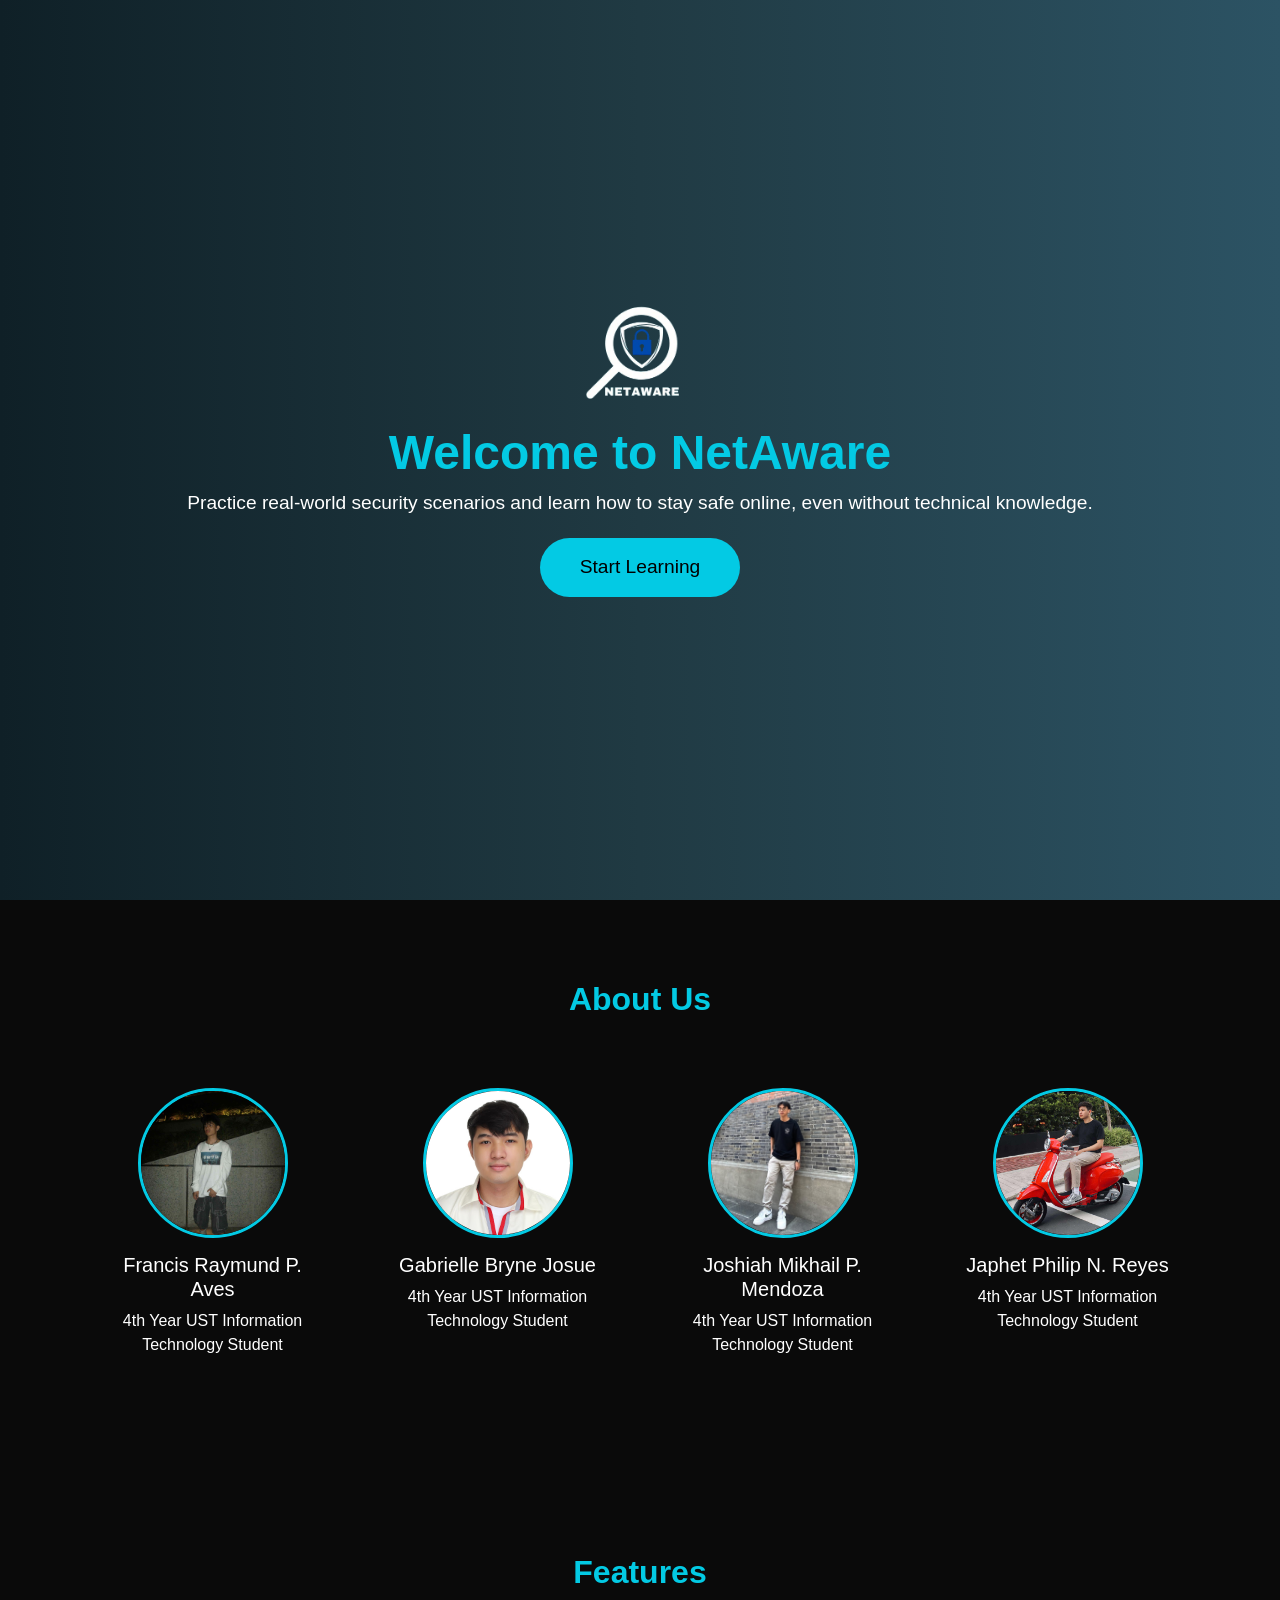
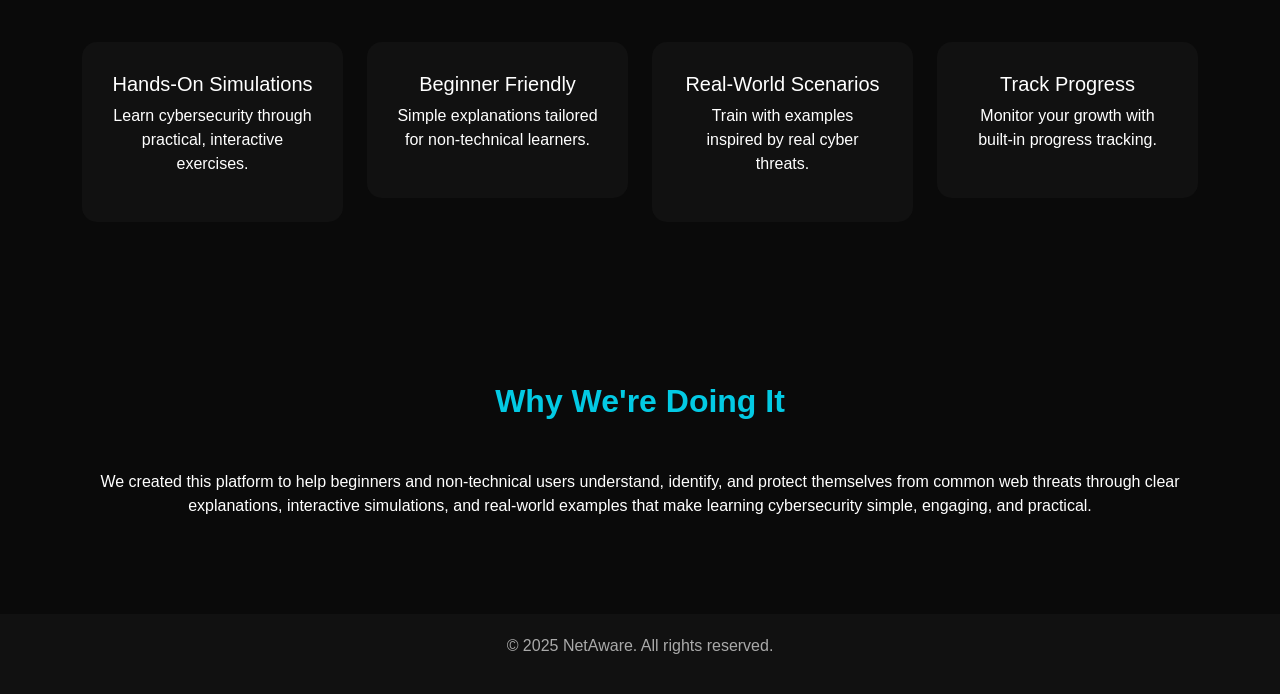
<file: index.html>
<!DOCTYPE html>
<html lang="en">
<head>
  <meta charset="UTF-8">
  <meta name="viewport" content="width=device-width, initial-scale=1.0">
  <link rel="icon" type="image/png" href="photos/headerlogo.png">
  <title>NetAware - Landing Page</title>
  <!-- Bootstrap CSS -->
  <link href="https://cdn.jsdelivr.net/npm/bootstrap@5.3.2/dist/css/bootstrap.min.css" rel="stylesheet">
  <style>
    body {
      font-family: 'Segoe UI', Tahoma, Geneva, Verdana, sans-serif;
      background-color: #0a0a0a;
      color: #fff;
    }
    .hero {
      height: 100vh;
      display: flex;
      flex-direction: column;
      justify-content: center;
      align-items: center;
      text-align: center;
      background: linear-gradient(to right, #0f2027, #203a43, #2c5364);
      padding: 20px;
    }
    .hero h1 {
      font-size: 3rem;
      font-weight: bold;
      color: #03CAE4;
    }
    .hero p {
      font-size: 1.2rem;
      margin-bottom: 20px;
    }
    .btn-custom {
      background-color: #03CAE4;
      border: none;
      color: #000;
      padding: 15px 40px;
      font-size: 1.2rem;
      border-radius: 50px;
      transition: all 0.3s ease;
    }
    .btn-custom:hover {
      background-color: #029bb0;
      color: #fff;
    }
    section {
      padding: 80px 20px;
    }
    .section-title {
      text-align: center;
      font-size: 2rem;
      font-weight: bold;
      margin-bottom: 50px;
      color: #03CAE4;
    }
    .feature-card {
      background: #111;
      padding: 30px;
      border-radius: 15px;
      text-align: center;
      transition: transform 0.3s ease, box-shadow 0.3s ease;
    }
    .feature-card:hover {
      transform: translateY(-10px);
      box-shadow: 0 0 20px #03CAE4;
    }
    .team-member {
      text-align: center;
      transition: transform 0.3s ease, box-shadow 0.3s ease;
      padding: 20px;
    }
    .team-member img {
      width: 150px;
      height: 150px;
      object-fit: cover;
      border-radius: 50%;
      margin-bottom: 15px;
      border: 3px solid #03CAE4;
    }
    .team-member:hover {
      transform: translateY(-10px);
      box-shadow: 0 0 20px #03CAE4;
      border-radius: 15px;
    }
    footer {
      background-color: #111;
      padding: 20px;
      text-align: center;
      color: #aaa;
    }
  </style>
</head>
<body>

  <!-- Hero Section -->
<!-- Hero Section -->
<section class="hero">
  <img src="netaware-logo.png" alt="NetAware Logo" 
       style="width:120px; height:auto; margin-bottom:20px;">
  <h1>Welcome to NetAware</h1>
  <p>Practice real-world security scenarios and learn how to stay safe online, even without technical knowledge.</p>
  <a href="dashboard.html" class="btn btn-custom">Start Learning</a>
</section>


  <!-- About Us Section -->
  <section id="about">
    <h2 class="section-title">About Us</h2>
    <div class="container">
      <div class="row g-4">
        <div class="col-md-3">
          <div class="team-member">
            <img src="photos/person1.jpg" alt="Team Member 1">
            <h5>Francis Raymund P. Aves</h5>
            <p>4th Year UST Information Technology Student</p>
          </div>
        </div>
        <div class="col-md-3">
          <div class="team-member">
            <img src="photos/person2.jpg" alt="Team Member 2">
            <h5>Gabrielle Bryne Josue</h5>
            <p>4th Year UST Information Technology Student</p>
          </div>
        </div>
        <div class="col-md-3">
          <div class="team-member">
            <img src="photos/person3.jpg" alt="Team Member 3">
            <h5>Joshiah Mikhail P. Mendoza</h5>
            <p>4th Year UST Information Technology Student</p>
          </div>
        </div>
        <div class="col-md-3">
          <div class="team-member">
            <img src="photos/person4.jpg" alt="Team Member 4">
            <h5>Japhet Philip N. Reyes</h5>
            <p>4th Year UST Information Technology Student</p>
          </div>
        </div>
      </div>
    </div>
  </section>

  <!-- Features Section -->
  <section id="features">
    <h2 class="section-title">Features</h2>
    <div class="container">
      <div class="row g-4">
        <div class="col-md-3">
          <div class="feature-card">
            <h5>Hands-On Simulations</h5>
            <p>Learn cybersecurity through practical, interactive exercises.</p>
          </div>
        </div>
        <div class="col-md-3">
          <div class="feature-card">
            <h5>Beginner Friendly</h5>
            <p>Simple explanations tailored for non-technical learners.</p>
          </div>
        </div>
        <div class="col-md-3">
          <div class="feature-card">
            <h5>Real-World Scenarios</h5>
            <p>Train with examples inspired by real cyber threats.</p>
          </div>
        </div>
        <div class="col-md-3">
          <div class="feature-card">
            <h5>Track Progress</h5>
            <p>Monitor your growth with built-in progress tracking.</p>
          </div>
        </div>
      </div>
    </div>
  </section>

  <!-- Why We're Doing It Section -->
  <section id="why">
    <h2 class="section-title">Why We're Doing It</h2>
    <div class="container text-center">
      <p>
      We created this platform to help beginners and non-technical users understand, identify, and protect themselves from common web threats through clear explanations, interactive simulations, and real-world examples that make learning cybersecurity simple, engaging, and practical.

    </div>
  </section>

  <!-- Footer -->
   
  <footer>
    <p>&copy; 2025 NetAware. All rights reserved.</p>
  </footer>

</body>
</html>
</file>
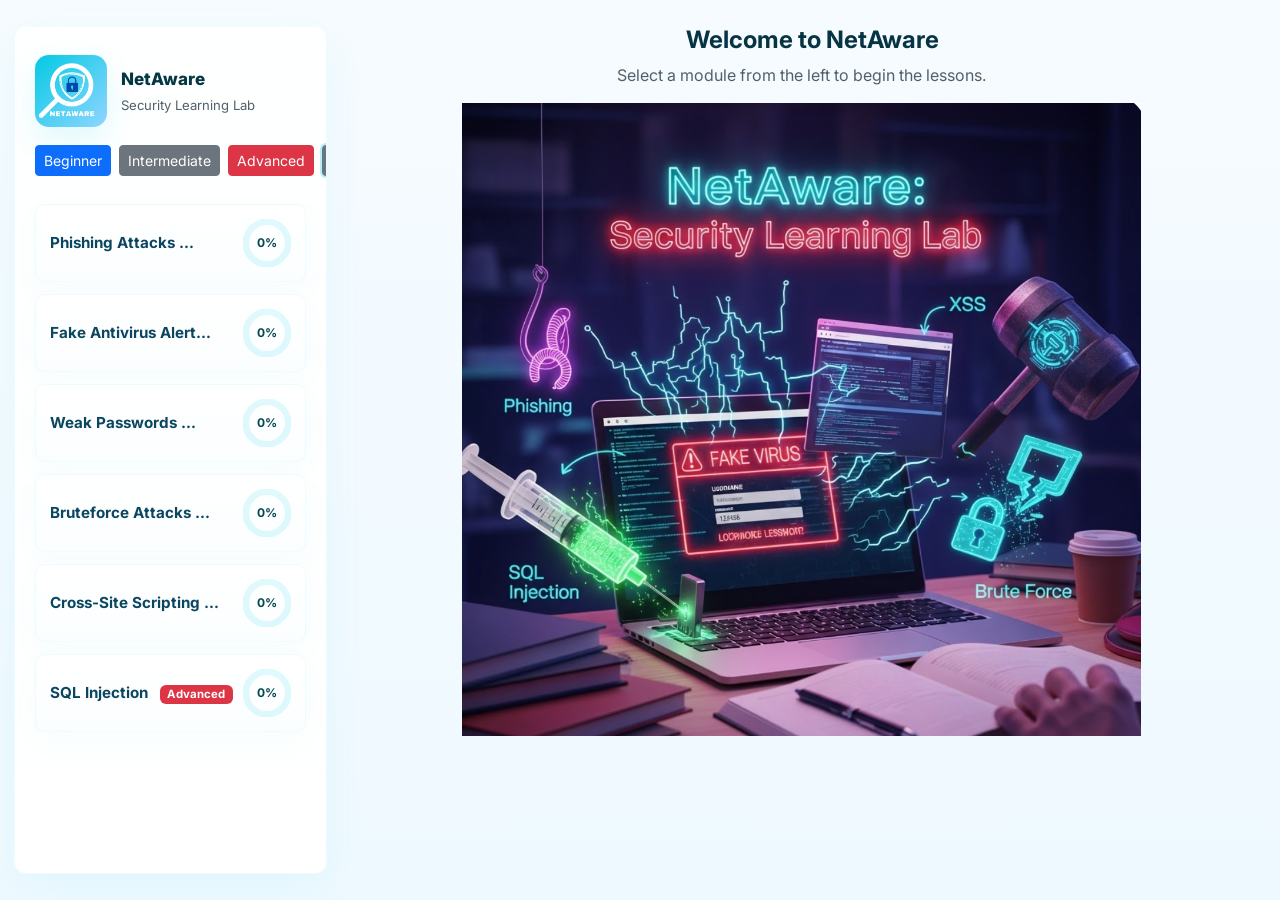
<file: dashboard.html>
<!doctype html>
<html lang="en">
<head>
  <meta charset="utf-8" />
  <meta name="viewport" content="width=device-width, initial-scale=1" />
  <title>NetAware</title>
  <link rel="icon" type="image/png" href="photos/headerlogo.png">
  <link href="https://cdn.jsdelivr.net/npm/bootstrap@5.3.2/dist/css/bootstrap.min.css" rel="stylesheet">
  <link href="https://fonts.googleapis.com/css2?family=Inter:wght@300;400;600;700&display=swap" rel="stylesheet">
  <style>
    :root { --accent-1:#03cae4; --accent-2:#90d5ff; --muted:#51606a; --radius:12px; }
    html,body{height:100%;font-family:"Inter",system-ui,-apple-system,"Segoe UI",Roboto,Arial;color:var(--muted);background:linear-gradient(180deg,#f6fbff,#eef9ff);margin:0;}
    .container-fluid{padding:26px;}
    .sidebar{padding:28px 20px;background:linear-gradient(180deg,rgba(255,255,255,0.9),rgba(255,255,255,0.95));border-radius:var(--radius);height:100%;box-shadow:0 12px 40px rgba(3,202,228,0.06);border:1px solid rgba(3,202,228,0.06);display:flex;flex-direction:column;}
    .logo-placeholder{display:flex;align-items:center;gap:14px;margin-bottom:18px;}
    .logo-box{width:72px;height:72px;border-radius:14px;background:linear-gradient(135deg,var(--accent-1),var(--accent-2));display:flex;align-items:center;justify-content:center;color:white;font-weight:800;box-shadow:0 12px 30px rgba(3,202,228,0.12);overflow:hidden;}
    .logo-box img{width:100%;height:100%;object-fit:contain;border-radius:12px;display:block;}
    .brand-text{font-size:1.07rem;font-weight:800;color:#043744;}
    .brand-sub{font-size:0.82rem;color:var(--muted);margin-top:4px;}
    .vuln-card{margin-top:12px;padding:14px;border-radius:10px;background:linear-gradient(180deg,#fff,#fbfeff);border:1px solid rgba(3,202,228,0.06);box-shadow:0 10px 30px rgba(3,202,228,0.03);display:flex;align-items:center;justify-content:space-between;cursor:pointer;transition:all 0.2s ease;}
    .vuln-card:hover{background:linear-gradient(180deg,#e7faff,#ffffff);transform:translateY(-2px);}
    .vuln-left{display:flex;align-items:center;gap:12px;min-width:0;flex:1}
    .vuln-card p{margin:0;font-weight:700;color:#0b4660;font-size:0.95rem;white-space:nowrap;overflow:hidden;text-overflow:ellipsis;}
    .content{padding-left:22px;}
    .content h4{font-weight:800;color:#073444;margin-top:0;}
    .lesson-box{margin-top:14px;padding:16px;background:#fff;border-radius:12px;border:1px solid rgba(3,202,228,0.06);box-shadow:0 12px 30px rgba(3,202,228,0.05);}
    .lesson-box h5{font-size:1rem;color:#043744;margin:0 0 8px 0;}
    .lesson-box p{color:#4f656c;margin:0 0 10px 0;line-height:1.45;}
    .btn-next, .btn-secondaryy, .btn-smi{background:linear-gradient(90deg,var(--accent-1),var(--accent-2));color:white;border:none;border-radius:10px;padding:8px 16px;margin-top:12px;}
    .btn-next:disabled{opacity:0.5;}
    .simulation-box{margin-top:20px;background:linear-gradient(90deg,#fff,#fbfeff);border-radius:12px;padding:14px;border:1px solid rgba(3,202,228,0.06);box-shadow:0 14px 36px rgba(3,202,228,0.06);display:flex;align-items:center;justify-content:space-between;gap:12px;}
    .simulation-box input{flex:1;border-radius:12px;border:1px solid rgba(3,202,228,0.12);background:linear-gradient(180deg,#fff,#f7fdff);box-shadow:inset 0 2px 10px rgba(3,202,228,0.02);padding:8px;}
    .btn-sim{background:linear-gradient(90deg,var(--accent-1),var(--accent-2));color:white;padding:8px 14px;border-radius:10px;border:none;box-shadow:0 10px 30px rgba(3,202,228,0.10);}
    .btn-sim:disabled{opacity:0.5;cursor:not-allowed;}
    @media (max-width:991px)
    {
      
      .sidebar{margin-bottom:18px}.logo-box{width:64px;height:64px}
    }
    .filter-btn.active {
      box-shadow: 0 0 0 2px rgba(3,202,228,0.3);
      font-weight: 600;
    }
/* Hover effect for simulation button */
.btn-smi:hover {
  background: linear-gradient(90deg, var(--accent-2), var(--accent-1));
  box-shadow: 0 12px 36px rgba(3,202,228,0.25);
  transform: translateY(-2px);
  transition: all 0.2s ease;
}

    /* Progress UI styles */
   /* Circular progress styles */
.vuln-meta {
  display: flex;
  align-items: center;
  gap: 10px;
  justify-content: center;
}

.circle-wrap {
  width: 48px;
  height: 48px;
  position: relative;
  display: inline-block;
}

.circle-bg {
  fill: none;
  stroke: rgba(3,202,228,0.12);
  stroke-width: 5;
}

.circle-progress {
  fill: none;
  stroke-width: 5;
  stroke-linecap: round;
  transform: rotate(-90deg);
  transform-origin: 50% 50%;
  transition: stroke-dashoffset 0.8s ease;
}

.progress-text {
  position: absolute;
  top: 50%;
  left: 50%;
  transform: translate(-50%, -50%);
  font-size: 0.75rem;
  font-weight: 700;
  color: #04474f;
}


    /* larger, responsive lesson images */
.lesson-image {
  width: 70%;
  max-width: 500px;    /* maximum width for large screens — change to taste */
  height: auto;
  display: block;
  margin: 15px auto;
  border-radius: 10px;
  box-shadow: 0 8px 24px rgba(3,202,228,0.06);
  object-fit: contain;
}

/* optional: slightly larger caption text */
.lesson-box p.caption {
  font-size: 0.95em;
  font-style: italic;
  text-align: center;
  color: #4b6368;
  margin-top: 8px;
}
/* make the left dashboard sticky and scrollable */
.sidebar{
  position: sticky;
  top: 26px;                          /* space from top (matches .container-fluid padding) */
  height: calc(100vh - 52px);         /* viewport height minus top+bottom gaps */
  overflow: auto;                     /* allow inner scrolling if content is long */
  padding: 28px 20px;
  background: linear-gradient(180deg, rgba(255,255,255,0.9), rgba(255,255,255,0.95));
  border-radius: var(--radius);
  box-shadow: 0 12px 40px rgba(3,202,228,0.06);
  border: 1px solid rgba(3,202,228,0.06);
  display:flex;
  flex-direction:column;
  /* keep any previous styles you already had here */
}

/* On narrow screens revert to normal flow (not sticky) */
@media (max-width: 991px) {
  .sidebar {
    position: static;
    height: auto;
    overflow: visible;
    margin-bottom: 18px;
  }
}

.example-box img {
  max-width: 100%;
  border-radius: 12px;
  box-shadow: 0 2px 6px rgba(0,0,0,0.1);
}
.example-box p {
  margin-bottom: 8px;
}

  </style>
</head>
<body>
  <div class="container-fluid">
    <div class="row">
      <div class="col-md-3 sidebar">
        <div class="logo-placeholder">
          <div class="logo-box"><img src="netaware-logo.png" alt="Logo"></div>
          <div>
            <div class="brand-text">NetAware</div>
            <div class="brand-sub">Security Learning Lab</div>
          </div>
        </div>

        <!-- Difficulty Filter -->
         <div class="difficulty-filter mb-3 d-flex gap-2"> <button class="btn btn-sm btn-primary filter-btn" data-diff="Beginner">Beginner</button> <button class="btn btn-sm btn-secondary filter-btn" data-diff="Intermediate">Intermediate</button> <button class="btn btn-sm btn-danger filter-btn" data-diff="Advanced">Advanced</button> <button class="btn btn-sm btn-outline-secondary filter-btn active" data-diff="All">All</button> </div>
        <!-- modules (circular progress UI added to each card) -->
<div class="vuln-card" data-module="phishing" data-diff="Beginner">
  <div class="vuln-left">
    <p>Phishing Attacks <span class="badge bg-primary ms-2">Beginner</span></p>
  </div>
  <div class="vuln-meta" aria-hidden="true">
    <div class="circle-wrap">
      <svg viewBox="0 0 36 36">
        <defs>
          <linearGradient id="grad-phishing" x1="0%" y1="0%" x2="100%" y2="100%">
            <stop offset="0%" stop-color="#03cae4"/>
            <stop offset="100%" stop-color="#90d5ff"/>
          </linearGradient>
        </defs>
        <circle class="circle-bg" cx="18" cy="18" r="15.915"/>
        <circle class="circle-progress" cx="18" cy="18" r="15.915" stroke="url(#grad-phishing)"/>
      </svg>
      <div class="progress-text">0%</div>
    </div>
  </div>
</div>

<div class="vuln-card" data-module="adattack" data-diff="Beginner">
  <div class="vuln-left">
    <p>Fake Antivirus Alert<span class="badge bg-primary ms-2">Beginner</span></p>
  </div>
  <div class="vuln-meta" aria-hidden="true">
    <div class="circle-wrap">
      <svg viewBox="0 0 36 36">
        <defs>
          <linearGradient id="grad-adattack" x1="0%" y1="0%" x2="100%" y2="100%">
            <stop offset="0%" stop-color="#03cae4"/>
            <stop offset="100%" stop-color="#90d5ff"/>
          </linearGradient>
        </defs>
        <circle class="circle-bg" cx="18" cy="18" r="15.915"/>
        <circle class="circle-progress" cx="18" cy="18" r="15.915" stroke="url(#grad-adattack)"/>
      </svg>
      <div class="progress-text">0%</div>
    </div>
  </div>
</div>

<div class="vuln-card" data-module="weakpw" data-diff="Beginner">
  <div class="vuln-left">
    <p>Weak Passwords <span class="badge bg-primary ms-2">Beginner</span></p>
  </div>
  <div class="vuln-meta" aria-hidden="true">
    <div class="circle-wrap">
      <svg viewBox="0 0 36 36">
        <defs>
          <linearGradient id="grad-weakpw" x1="0%" y1="0%" x2="100%" y2="100%">
            <stop offset="0%" stop-color="#03cae4"/>
            <stop offset="100%" stop-color="#90d5ff"/>
          </linearGradient>
        </defs>
        <circle class="circle-bg" cx="18" cy="18" r="15.915"/>
        <circle class="circle-progress" cx="18" cy="18" r="15.915" stroke="url(#grad-weakpw)"/>
      </svg>
      <div class="progress-text">0%</div>
    </div>
  </div>
</div>

<div class="vuln-card" data-module="bruteforce" data-diff="Intermediate">
  <div class="vuln-left">
    <p>Bruteforce Attacks <span class="badge bg-secondary ms-2">Intermediate</span></p>
  </div>
  <div class="vuln-meta" aria-hidden="true">
    <div class="circle-wrap">
      <svg viewBox="0 0 36 36">
        <defs>
          <linearGradient id="grad-bruteforce" x1="0%" y1="0%" x2="100%" y2="100%">
            <stop offset="0%" stop-color="#03cae4"/>
            <stop offset="100%" stop-color="#90d5ff"/>
          </linearGradient>
        </defs>
        <circle class="circle-bg" cx="18" cy="18" r="15.915"/>
        <circle class="circle-progress" cx="18" cy="18" r="15.915" stroke="url(#grad-bruteforce)"/>
      </svg>
      <div class="progress-text">0%</div>
    </div>
  </div>
</div>

<div class="vuln-card" data-module="xss" data-diff="Advanced">
  <div class="vuln-left">
    <p>Cross-Site Scripting <span class="badge bg-danger ms-2">Advanced</span></p>
  </div>
  <div class="vuln-meta" aria-hidden="true">
    <div class="circle-wrap">
      <svg viewBox="0 0 36 36">
        <defs>
          <linearGradient id="grad-xss" x1="0%" y1="0%" x2="100%" y2="100%">
            <stop offset="0%" stop-color="#03cae4"/>
            <stop offset="100%" stop-color="#90d5ff"/>
          </linearGradient>
        </defs>
        <circle class="circle-bg" cx="18" cy="18" r="15.915"/>
        <circle class="circle-progress" cx="18" cy="18" r="15.915" stroke="url(#grad-xss)"/>
      </svg>
      <div class="progress-text">0%</div>
    </div>
  </div>
</div>

<div class="vuln-card" data-module="sql" data-diff="Advanced">
  <div class="vuln-left">
    <p>SQL Injection <span class="badge bg-danger ms-2">Advanced</span></p>
  </div>
  <div class="vuln-meta" aria-hidden="true">
    <div class="circle-wrap">
      <svg viewBox="0 0 36 36">
        <defs>
          <linearGradient id="grad-sql" x1="0%" y1="0%" x2="100%" y2="100%">
            <stop offset="0%" stop-color="#03cae4"/>
            <stop offset="100%" stop-color="#90d5ff"/>
          </linearGradient>
        </defs>
        <circle class="circle-bg" cx="18" cy="18" r="15.915"/>
        <circle class="circle-progress" cx="18" cy="18" r="15.915" stroke="url(#grad-sql)"/>
      </svg>
      <div class="progress-text">0%</div>
    </div>
  </div>
</div>
</div>

     <div class="col-md-9 content" id="moduleContent" aria-live="polite">
      <h4 class="content text-center fw-bold">Welcome to NetAware</h4>
  <p class ="text-center">Select a module from the left to begin the lessons.</p>
  <img src="photos/welcome.png" 
     alt="Welcome Image" 
     style="display:block; margin:0 auto 15px; width:75%; height:auto;">

  
</div>


    </div>
  </div>

<script>
// 🧩 Full module data with friendly examples and visuals

// I added "progress" fields here (0-100) so the cards read their values from the same source.

document.addEventListener("DOMContentLoaded", () => {
  document.querySelectorAll(".vuln-card").forEach(card => {
    const moduleKey = card.dataset.module;
    const progress = moduleData[moduleKey]?.progress || 0;

    const circle = card.querySelector(".circle-progress");
    const text = card.querySelector(".progress-text");

    const radius = 15.915;
    const circumference = 2 * Math.PI * radius;
    circle.style.strokeDasharray = `${circumference} ${circumference}`;
    circle.style.strokeDashoffset = circumference;

    const offset = circumference - (progress / 100) * circumference;
    circle.style.strokeDashoffset = offset;
    text.textContent = `${progress}%`;

    if (progress >= 80) card.querySelector(".circle-wrap").classList.add("glow");
  });
});

const moduleData = {
  sql: {
    title: "SQL Injection",
    progress: 5,
    lessons: [
      {
        title: "Lesson 1 — What is SQL Injection?",
        p1: "Imagine a shop where you ask the clerk for something. If the clerk trusts every note you hand them, a sneaky person could hand a note that says “Give me everything in the safe” instead of a normal request.",
        p2: "SQL injection is like that sneaky note: someone types special text that the website mistakes for a real instruction. That can let them see or change things they shouldn’t, like other people’s orders or contact details.",
        bullets: [
          "It happens when a website trusts text it gets from a person.",
          "The attacker’s text becomes an instruction the site follows.",
          "Result: private info shown, or things accidentally deleted/changed.",
          "SQL (Structured Query Language) is a way to talk to databases, which are like digital filing cabinets storing information. You can use it to find, add, change, or delete data, like asking a librarian to show books, add new ones, update details, or remove them (OWASP Foundation, n.d.). Essentially, SQL helps you manage and organize information quickly and accurately."
        ],
        img: "photos/img_1.png",
        imgAlt: "Clerk",
        imgCaption: "A simple request can become a dangerous instruction if the clerk (the website) doesn't check it. <br>OpenAI. (2025). Image generated using ChatGPT based on user prompt.",
        question: "True or False: SQL injection can let an attacker view, change, or delete data stored in the database.",
        answer: ["True"],
        references: [
            "OWASP Foundation. (n.d.). SQL Injection. OWASP. https://owasp.org/www-community/attacks/SQL_Injection",

        ]
      },
      {
        title: "Lesson 2 — How it works (very simply)",
        p1: "Think of the website’s database as a locked filing cabinet. When you type something, the site asks the cabinet for certain files. If the site just pastes your words into the cabinet’s request, an attacker can sneak extra instructions in.",
        p2: "That extra instruction might say 'show everything' or 'delete this folder', which the cabinet will do if the request wasn’t checked.",
        bullets: [
          "According to Radware (n.d.)",
          "Normal flow: you ask, site asks the database, database returns safe results.",
          "With injection: your text changes the database question itself.",
          "The mistake is trusting user text instead of treating it like plain data."
        ],
        analogy: "It’s like tucking a cheat-sheet into a letter so the mailroom worker does something different than you asked.",
        img: "photos/illustration-lesson2-cabinet.png",
        imgAlt: "Filing cabinet with a hidden note slipping into a request",
        imgCaption: "Hidden instructions can change what the database does. <br> OpenAI. (2025). Image generated using ChatGPT based on user prompt.",
        question: "The main mistake the website makes when an injection succeeds is trusting ____ input",
        answer: ["user"],
        references: [
            "Radware. (n.d.). SQL Injection: Examples, real life attacks & 9 defensive measures. https://www.radware.com/cyberpedia/application-security/sql-injection/",
        ]
      },
      
      {
        title: "Lesson 3 — How websites protect themselves (non-technical)",
        p1: "Good sites treat typed text like a sealed envelope: they don’t open it and use it as the instructions. Instead they put the envelope into a safe place and only read what they expect.",
        p2: "Some simple protections: separate data from commands, limit what the database can do, and avoid showing detailed error messages to visitors.",
        bullets: [
          "According to OWASP Foundation (n.d.)",
          "Separate data from instructions (so typed text can’t be run as code).",
          "Give the database limited powers, like a cashier who can only make change, not open the safe.",
          "Don’t show technical error messages to users as they give attackers clues."
        ],
        img: "photos/illustration-lesson3-shield.png",
        imgAlt: "Shield",
        imgCaption: "Treat user input as data, not commands (Radware, n.d.). <br> OpenAI. (2025). Image generated using ChatGPT based on user prompt. ",
        question: "A contact form accepts any characters and the site builds an SQL string by concatenation. What is the risk?",
        answer: ["SQL Injection"],
         references: [
            "Radware. (n.d.). SQL Injection: Examples, real life attacks & 9 defensive measures. https://www.radware.com/cyberpedia/application-security/web-application-security-best-practices/",
            "OWASP Foundation. (n.d.). SQL Injection Prevention Cheat Sheet. OWASP Cheat Sheet Series. https://cheatsheetseries.owasp.org/cheatsheets/SQL_Injection_Prevention_Cheat_Sheet.html"
          ]
      }
    ],
    simDescription: "This simulation shows how a site that doesn't check inputs can be tricked into revealing hidden data. You'll see how a few words typed in the wrong place can change what the site does.",
    quickActivity: {
      title: "Tiny Activity — Try the Difference",
      instructions: [
        "1️. Think of a question you might ask a website (example: “show my orders”).",
        "2️. Imagine adding an extra instruction to that question (example: “and show everything”).",
        "3️. Ask yourself: would the site still only show your orders, or could it show other people’s too?",
        "The point: sites should never let typed text change how they search for data."
      ],
      note: "No simulation required. This is just a thought experiment to understand the risk."
    },
    keyTakeaways: [
      "Websites must not blindly trust what users type.",
      "Simple checks and separation keep data safe.",
      "Avoid typing secret info into untrusted sites and report odd behavior."
    ],
    forParentsTeachers: {
      short: "Websites should treat what you type as input, not as instructions (Radware n.d). If a site isn’t built securely, attackers can trick it into running harmful commands from your text. Being careful where you type protects both your data and the site itself.",
      tips: [
        "Think before entering sensitive information on unfamiliar pages.",
        "Report websites that behave strangely or ask for unexpected access."
      ]
    },
    glossary: [
      {term: "According to OWASP Foundation (n.d.)", def: ""}, 
      { term: "Database", def: "A locked place where a website keeps lists and records (like orders or names)." },
      { term: "Input", def: "Anything a user types into a form or box on a website." },
      { term: "Exploit", def: "A trick that takes advantage of a mistake in a website." }
    ]
  },

  phishing: {
    title: "Phishing Attacks",
    progress: 22,
    lessons: [
      {
        title: "Lesson 1 — What is Phishing?",
        p1: "In this lesson, you’ll learn how phishing works and simple ways to protect yourself online.",
        p2: "According to KnowBe4 (n.d.), Phishing is when someone pretends to be someone trustworthy (like your bank or a friend) to trick you into giving sensitive information such as passwords or bank/credit card details. This often happens through emails claiming to be from popular social websites, bank messages, or fake websites that look real but are set up to steal information.",
        bullets: [
          "The attacker pretends to be a trusted source.",
          "They ask for sensitive info or a quick action (click a link, download a file).",
          "Phishing can also try to scare you so you act without thinking."
          
        ],
        img: "photos/phishing_email.png",
        imgAlt: "Cartoon phishing email with a hook",
        imgCaption: "Messages like this try to create fear so you’ll click before thinking. <br> Source: Original image created by Francis Aves using Canva, 2025. ",

        question: "What is the term for a scam where attackers pretend to be someone you trust to steal your personal information?",
        answer: ["Phishing"],
        references:[
          "Phishing | KnowBe4. (n.d.). https://www.knowbe4.com/resource-center/phishing",
        ]
        
      },
      {
        title: "Lesson 2 — Common signs of phishing",
        p1: "According to Valimail (2025), Phishing messages often contain little clues: spelling mistakes, odd sender addresses, offers that seem too good to be true, suspicious links that don’t match the displayed text, or urgent/threatening language demanding action.",
        p2: "If a message pressures you to act quickly or asks for passwords, that's a red flag.",
        bullets: [
          "Referencing Valimail (2025) again, these phishing attempts usually contain:",
          "Suspicious attachments or links,",
          "Requests for passwords, personal data, or money,",
          "Or unusual or generic greetings like 'Dear customer' instead of your name."
        ],
        analogy: "It’s like someone knocking on your door pretending to be a delivery person, trying to trick you into giving them access to your home.",
        img: "photos/phishing_signs.png",
        imgAlt: "Checklist of phishing signs",
        imgCaption: "Tip: Check the website link. “facebool.com” isn’t the same as “facebook.com”. Small changes hide big risks. <br> Source: Original image created by Francis Aves using Canva, 2025.",
        question: "True or False: A phishing message is always easy to spot because it contains obvious spelling mistakes or generic greetings.",
        answer: ["False"],
        references:[
          "What is a common indicator of a phishing attempt? - Valimail. (2025, November 6). Valimail -. https://www.valimail.com/resources/guides/guide-to-phishing/what-is-a-common-indicator-of-a-phishing-attempt/",
        ]   
      },
      {
        title: "Lesson 3 — How to protect yourself",
        p1: "Slow down and double-check: verify the sender by checking their email address, check the link before you click, and never enter personal information after clicking a link in an email (Kaspersky, 2025)",
        p2: "Use multi-factor authentication when available and report suspicious messages to your organization or service provider.",
        bullets: [
          "Verify the message request with the sender (don’t use or click the links in the message). It may be necessary to independently confirm the message was sent by a legitimate individual or organization (Cloudflare, n.d.).",
          "Remain calm. Phishing dependes on creating a sense of urgency (Canadian Center for Cyber Security, 2025).",
          "Protect your accounts by using multi-factor authentication and protect your data by backing them up (FTC, 2022).",
          "For example, when Gmail sends you a 6-digit code before login, that’s called multi-factor authentication."
        ],
        img: "photos/phishing_protect.png",
        imgAlt: "Person checking an email on a phone",
        imgCaption: "Verify, don’t trust at first glance. Double-checking and verifying emails stops most phishing attempts. <br>OpenAI. (2025). Image generated using ChatGPT based on user prompt.",

        question: "What security feature, often involving a code sent to your phone or email, adds an extra step to protect accounts from phishing attacks? Clue: M___-F___ A__________",
        answer: ["Multi-Factor Authentication"],
        references:[
          "What is Phishing? (2025, October 6). https://www.kaspersky.com/resource-center/preemptive-safety/phishing-prevention-tips",
          "Phishing attacks. Cloudflare. (n.d.). https://www.imperva.com/learn/application-security/phishing-attack-scam/",
          "Don’t take the bait: Recognize and avoid phishing attacks - ITSAP.00.101 - Canadian Centre for Cyber Security. (2025, November 24). Canadian Centre for Cyber Security. https://www.cyber.gc.ca/en/guidance/dont-take-bait-recognize-and-avoid-phishing-attacks",
          "How To Recognize and Avoid Phishing Scams. Federal Trade Commission (FTC). (2022, September). https://consumer.ftc.gov/articles/how-recognize-avoid-phishing-scams",
        ]
      
      }
    ],
    simDescription: "A safe simulated phishing email shows how attackers use urgency and fake links. Learn to spot the signs without risking real accounts.",
    quickActivity: {
      title: "Tiny Activity — Spot the Fake",
      instructions: [
        "1️. Open an email and look at the sender address (not just the display name).",
        "2️. Hover over any links to see where they actually lead.",
        "3️. Ask: does the message ask for sensitive info or urgent action? If yes, be suspicious."
      ],
      note: "This activity helps build good email habits."
    },
    keyTakeaways: [
      "Always verify unexpected requests.",
      "Hover over links and check sender details.",
      "Use multi-factor authentication and report suspicious messages."
    ],
    forParentsTeachers: {
      short: "Every day, thousands of phishing attempts happen worldwide through emails, messages, or fake websites, and some look nearly perfect. Pausing to verify is your best defense online.",
      tips: [
        "Practice with examples (real vs fake messages).",
        "Encourage a culture of double-checking messages that ask for secrets."
      ]
    },
    glossary: [
      { term: "Spoofing", def: "Making a message or address look like it came from someone else." },
      { term: "Multi-Factor Authentication", def: "An extra step (like a code on your phone) that helps protect accounts even if a password is stolen." },
      { term: "Attachment", def: "A file sent with an email can be safe, but sometimes contains malware." }
    ]
  },
  adattack: {
    title: "Fake Antivirus Alert (Ad Attack)",
    progress: 8,
    lessons: [
      {
        title: "Lesson 1 — What is a Fake Alert?",
        p1: "In this lesson, you'll learn how attackers use fake alerts to trick people into installing malware.",
        p2: "Attackers sometimes use pop-up ads or fake system warnings claiming that your computer is infected with a virus, has been hacked, or is at risk of crashing and you must download a 'fix' software immediately (Trend Micro Help Center, n.d.). Those 'antivirus' downloads are usually malware that can steal information or lock your device.",
        bullets: [
          "They appear as scary pop-ups or banners.",
          "They try to convince you to download or buy fake virus protection (Coppock, 2025).",
          "Often use panic-inducing and urgent language along with flashing icons, countdown timers, or blaring sounds (Bîzgă, 2025)."
        ],
        img: "photos/fake_alert - Copy.png",
        imgAlt: "Browser pop-up saying device infected",
        imgCaption: "A fake warning tries to trigger panic so you act without thinking. <br> OpenAI. (2025). Image generated using ChatGPT based on user prompt.",
        question: "Identify the form of fake alerts use to appear on your device and trick you into downloading malware. Clue: P__-U__",
        answer: ["Pop-ups"],
        references:[
          "Pop-up ads and fake warnings: How to spot and Avoid it | Trend Micro Help Center. (n.d.). https://helpcenter.trendmicro.com/en-us/article/tmka-05037",
          "Coppock, J. (2025, January 24). Fake viruses: How do you know if a virus alert is real? Fake Viruses: How Do You Know if a Virus Alert Is Real? https://www.avast.com/c-fake-virus-alert",
          "Bîzgă, A. (2025, May 28). Fake Antivirus Pop-Ups vs. Real Security Alerts: How to Tell the Difference. Hot For Security. https://www.bitdefender.com/en-us/blog/hotforsecurity/fake-antivirus-pop-ups",
        ]
      },
      {
        title: "Lesson 2 — How they trick you",
        p1: "Pop-ups can be made to look like legitimate system messages as scammers will try to mimic genuine notifications from legitimate antivirus brands by closely matching their designs and illegally using their logos (Coppock, 2025). They may even prevent you from seeing the page you're on until you click a button.",
        p2: "Attackers rely on fear and curiosity, making you feel anxious (VeePN Blog, 2025). If you don’t know what to trust, you might follow their instructions.",
        bullets: [
          "Fake downloads often mimics the appearance of trusted or official-looking systems (Bîzgă, 2025).",
          "Other sites use repeated pop-ups to stop you from closing the page.",
          "Scare tactics push victims to act quickly."
        ],
        analogy: "It’s like a stranger shouting 'fire!' in a crowded room to make people run into their trap.",
        img: "photos/fake_alert_flow.png",
        imgAlt: "Flow: Pop-up -> Download -> Malware",
        imgCaption: "A short click can start a chain that compromises your device. <br> Source: Original image created by Francis Aves using Canva, 2025.",
        question: "True or False: The main goal of scareware pop-ups is to create a sense of urgency or fear so that users act without thinking.",
        answer: ["True"],
        references:[
          "Coppock, J. (2025, January 24). Fake viruses: How do you know if a virus alert is real? Fake Viruses: How Do You Know if a Virus Alert Is Real? https://www.avast.com/c-fake-virus-alert",
          "How to spot a fake virus alert and remove it | VEEPN Blog. (2025, August 11). VeePN Blog | Online Security and Privacy News. https://veepn.com/blog/fake-virus-warning-popup/",
          "Bîzgă, A. (2025, May 28). Fake Antivirus Pop-Ups vs. Real Security Alerts: How to Tell the Difference. Hot For Security. https://www.bitdefender.com/en-us/blog/hotforsecurity/fake-antivirus-pop-ups",
        ]
      },
      {
        title: "Lesson 3 — Staying Safe (Non-Technical)",
        p1: "According to VeePN Blog (2025), if a fake alert appears, stay calm. Keep a cool head and don't panic. Close the browser tab or window. Force-close if it won’t go away. Never click 'Download' or 'Fix now' or any buttons within the alert. If you’re worried, run a scan using your trusted antivirus software.",
        p2: "To prevent these pop-ups in the future, keep your browser and security software up to date. Regular updates provide the latest protection for these emerging threats (Trend Micro Help Center, n.d.).",
       bullets: [
      "🚫 Ignore scare messages. Never call phone numbers or click buttons in pop-ups (Trend Micro Help Center, n.d.).",
      "🧰 Use pop-up blockers. Enable them in your browser settings as they help keep fake warning messages from appearing (Joshua, 2025).",
      "🔄 Keep security software updated. As stated earlier, regular updates give you the latest protection against these threats.",
      "🛡️ If unsure, restart your device and run a trusted antivirus scan."
      ],
      tip: "💡 Real antivirus tools don’t show warnings through pop-up ads in your browser. They use your system’s built-in notifications instead.",
      img: "photos/close_tab.png",
      imgAlt: "User safely closing a suspicious browser pop-up alert",
      imgCaption: "Close suspicious tabs immediately. Never follow download or call instructions from pop-ups. <br> Source: Original image created by Francis Aves using Canva, 2025.",
      question: "What is the safest response to a pop-up claiming your device is infected? ______ the tab or browser without downloading anything.",
      answer: "Close",
      references:[
        "How to spot a fake virus alert and remove it | VEEPN Blog. (2025, August 11). VeePN Blog | Online Security and Privacy News. https://veepn.com/blog/fake-virus-warning-popup/",
        "Pop-up ads and fake warnings: How to spot and Avoid it | Trend Micro Help Center. (n.d.). https://helpcenter.trendmicro.com/en-us/article/tmka-05037",
        "Joshua, C. (2025, January 27). How to spot and remove a fake virus alert. https://us.norton.com/blog/emerging-threats/fake-virus-alert",
      ]
      }     
    ],
    simDescription: "The simulation shows a fake antivirus pop-up and lets learners practise safe responses: close the tab, don't download, and report.",
    quickActivity: {
      title: "Tiny Activity — What Would You Do?",
      instructions: [
        "1️. Imagine a pop-up says your device is infected and offers a 'fix'.",
        "2️. Choose the best action: (A) Click the fix (B) Close the tab (C) Call the number.",
        "3️. Correct answer: Close the tab. It's usually a scam."
      ],
      note: "This builds instinctive safe responses to scary pop-ups."
    },
    keyTakeaways: [
      "Don't download software from pop-ups.",
      "Close the tab and use trusted tools if needed.",
      "Never call numbers shown in scary ads."
    ],
    forParentsTeachers: {
      short: "Fake alerts rely on fear. By staying calm and following safe steps, you stop attackers in their tracks.",
      tips: [
        "Practice closing tabs and identifying unfamiliar downloads.",
        "Ensure a reliable antivirus is installed on family devices."
      ]
    },
    glossary: [
      { term: "Malware", def: "Software designed to harm your device or steal information." },
      { term: "Pop-up blocker", def: "Browser feature that prevents many annoying or malicious pop-ups." },
      { term: "Scareware", def: "Scam software that uses frightening messages to trick victims." }
    ]
  },

  weakpw: {
    title: "Weak Passwords",
    progress: 64,
    lessons: [
     {
  title: "Lesson 1 — Why Weak Passwords Are Risky",
  p1: "A weak password is one that’s easy to guess, like '123456', 'qwerty', or even your birthday. According to NordPass (2024), '123456' remains the most common password in the world, often crackable in less than a second. Attackers use automated tools that can try thousands of these common passwords in seconds.",
  p2: "If you reuse the same password across different accounts, one breach can unlock many of them. This technique, known as \"Credential Stuffing\" (OWASP Foundation, n.d.), relies on the fact that many users recycle their login details. That’s how a single weak password can lead to bigger problems.",
  bullets: [
    "🔓 Common passwords are easy to guess. Attackers start with the most popular ones like 'password123' (NordPass, 2024).",
    "♻️ Reusing passwords spreads risk. If one site is breached, all reused accounts are at risk (OWASP Foundation, n.d.).",
    "💡 Strong passwords don’t need to be complex; they need to be long. CISA (2024) recommends using random 'passphrases' of 4–7 unrelated words (like 'HorsePurpleHatRun') because they are easier to remember and harder to crack than short complex passwords."
  ],
  analogy: "Using the same weak password everywhere is like using one key for your house, car, and office. If someone copies it once, they can get into everything.",
  img: "photos/weak_passwords.png",
  imgAlt: "Illustration showing weak passwords like 123456 and password next to a broken padlock",
  imgCaption: "A weak password is like a cheap lock, easy to break and unsafe for valuable accounts. <br> Source: Original image created by Francis Aves using Canva, 2025.",
  question: "What do we call a password that’s easy to guess, like '123456' or 'password'? Clue: W___",
  answer: "Weak",
  references: [
    "NordPass. (2024). Top 200 most common passwords. https://nordpass.com/most-common-passwords-list/",
    "Credential stuffing | OWASP Foundation. (n.d.). https://owasp.org/www-community/attacks/Credential_stuffing",
    "CISA. (n.d.). Use Strong Passwords. https://www.cisa.gov/secure-our-world/use-strong-passwords"
  ]
}
,
      {
  title: "Lesson 2 — How to Make Stronger Passwords",
  p1: "Strong passwords don’t have to be complicated, they just need to be long, unique, and hard to guess. Think of a passphrase made of random or personal-but-uncommon words instead of short, complex ones. Barrett (2024) states that NIST now recommends passphrases because of common practices like capitalising the first letter or adding a “1” or “!” to the end are now risky and can lead to weak password attacks.",
  p2: "Password managers can safely create and remember strong passwords for you, so you can focus on using one unique password per account without the stress of memorizing them all.",
  bullets: [
    "Go for length, at least 12 characters or more (Microsoft Support, n.d.).",
    "Use a different password for every important account to prevent 'Credential Stuffing' attacks.",
    "Avoid common words, names, or simple patterns like 'P@ssw0rd' or '123456'.",
    "Use a password manager to store and generate secure passwords (CISA, n.d.)."
    ],
  analogy: "A passphrase is like a sentence only you know. For example, 'BlueTigersDanceAtSunrise!' is far stronger than any short password.",
  img: "photos/passphrase.jpg",
  imgAlt: "Person storing passwords in a manager app",
  imgCaption: "Password managers make strong, unique passwords practical and easy to manage. <br> OpenAI. (2025). Image generated using ChatGPT based on user prompt.",
  question: "What kind of phrase is stronger than a short password?",
  answer: ["Passphrase"],
  references: [
    "Barrett, E. (2024, October 2). What’s new - NIST Password Guidelines September 2024 | OneAdvanced. https://www.oneadvanced.com/resources/whats-new---nist-password-guidelines-september-2024/",
    "CISA. (n.d.). Use Strong Passwords. https://www.cisa.gov/secure-our-world/use-strong-passwords",
    "Microsoft Support. (n.d.). https://support.microsoft.com/en-us/windows/create-and-use-strong-passwords-c5cebb49-8c53-4f5e-2bc4-fe357ca048eb",
  ]
},
    {
  title: "Lesson 3 — Extra Protections",
  p1: "Even strong passwords can be stolen. Multi-factor authentication (MFA) adds an extra step so that an attacker usually cannot access your account without it and is one of the best ways to protect against someone breaking into your account (Australian Cyber Security Centre (ACSC), 2022). For example, your MFA can send a code to your phone.",
  p2: "It is important to check your account activity often for any password changes, altered settings, or new login alearts, and reset passwords if you notice anything suspicious or if a service reports a breach (Coppock, 2025).",
  bullets: [
    "Turn on MFA whenever offered. This is typically a code on your phone or email.",
    "Watch for login alerts and suspicious activity. Don’t ignore unexpected notifications.",
    "Change passwords if a service reports a breach, even if your account seems normal to help keep your account in control and prevent further damage (Coppock, 2025)."
  ],
  img: "photos/mfa_example.jpg",
  imgAlt: "Phone receiving one-time code",
  imgCaption: "MFA adds a second lock that an attacker usually can’t bypass easily. <br> OpenAI. (2025). Image generated using ChatGPT based on user prompt.",
  analogy: "MFA is like adding a second lock to your door, even if someone steals your key (password), they can’t get in without the second lock (code or device).",
  question: "MFA acts like a ____ lock to your accounts",
  answer: ["second"],
  references: [
    "Australian Cyber Security Centre (ACSC). (2022). Protect yourself: Multi-Factor authentication. In Personal Cyber Security Series [Guide]. https://www.cyber.gov.au/protect-yourself/resources-protect-yourself/personal-cyber-security-guides/protect-yourself-multi-factor-authentication",
    "Coppock, J. (2025, October 13). What to do after a data breach or leak: 7 steps. https://us.norton.com/blog/emerging-threats/what-to-do-after-a-data-breach",
  ]
}
    ],
    simDescription: "An interactive activity helps build strong passphrases and shows how password reuse can let attackers access multiple accounts.",
    quickActivity: {
      title: "Tiny Activity — Create a Passphrase",
      instructions: [
        "1. Pick four random words you can remember (e.g., 'mango river notebook blue').",
        "2. Combine them into a passphrase and add extra characters if desired.",
        "3️. Check: Is it 12+ characters and not used anywhere else?"
      ],
      note: "Passphrases are easy to remember and hard to guess."
    },
    keyTakeaways: [
      "Use long, unique passwords for every important account.",
      "Use a password manager and enable MFA.",
      "Change passwords after breaches or suspicious activity."
    ],
    forParentsTeachers: {
      short: "Many people reuse weak or simple passwords without realizing how easily they can be guessed or stolen.",
      tips: [
        "Learning to create strong, memorable passphrases and using a password manager greatly reduces the risk of account breaches. Even small changes in password habits make a big difference in your online safety."
       
      ]
    },
    glossary: [
      { term: "Password manager", def: "A tool that stores and fills passwords for you, secured by one master password." },
      { term: "Passphrase", def: "A sequence of words used as a password (usually long and memorable)."},
      { term: "Reuse", def: "Using the same password across multiple sites increases risk." }
    ]
  },
  bruteforce: {
    title: "Bruteforce Attacks",
    progress: 42,
    lessons: [
      {
        title: "Lesson 1 — What is a bruteforce attack?",
        p1: "A bruteforce attack uses trial and error to crack passwords, login credentials, and encryption keys as hackers try to guess correctly (Fortinet, n.d.). It’s like trying every key on a keyring until one opens the lock.",
        p2: "An attacker can use lists of common username and passwords to brute force a username or password field until successful authentication (OWASP Foundation, n.d.)",
        bullets: [
          "Some attackers use applications and scripts as automated brute force tools to try many password combinations fast (Imperva, n.d.).",
          "Weak or short passwords are more likely to be broken.",
          "Rate-limiting and lockouts are often employed to slow or stop attackers (Cloudflare, n.d.)."
        ],
        img: "photos/bruteforce_keys.png",
        imgAlt: "Many keys trying a lock",
        imgCaption: "Trying thousands of keys quickly is how automated attacks work. <br> OpenAI. (2025). Image generated using ChatGPT based on user prompt.",
        question: "Fill in the blank: Brute-force attacks are more likely to succeed against w___ passwords.",
        answer: ["weak"],
        references:[
          "What is a Brute Force Attack? Definition, Types & How It Works | Fortinet. (n.d.). Fortinet. https://www.fortinet.com/resources/cyberglossary/brute-force-attack",
          "Brute Force Attack | OWASP Foundation. (n.d.). https://owasp.org/www-community/attacks/Brute_force_attack",
          "What is a Brute Force | Common Tools & Attack Prevention | Imperva. (n.d.). Learning Center. https://www.imperva.com/learn/application-security/brute-force-attack/",
          "What is rate limiting? | Rate limiting and bots. Cloudflare. (n.d.). https://www.cloudflare.com/learning/bots/what-is-rate-limiting/ "
        ]
      },
      {
      title: "Lesson 2 — Why Defenses Matter",
      p1: "Websites use built-in protections to make brute-force attacks harder. OWASP Foundation (2025) lists limiting login attempts, using captchas, or locking accounts after too many failures as ways to block bruteforce attacks.",
      p2: "These defenses slow down or block automated tools long before they can guess the right password, protecting both users and systems.",
      bullets: [
        "Rate-limiting reduces the speed and number of repeated login attempts. (Tencent Cloud, 2025)",
        "Stated in OWASP Foundation (2025) earlier, account lockouts help stop guessing after several wrong tries.",
        "Captchas and multi-factor authentication (MFA) make automated attacks far less effective."
      ],
      analogy: "It’s like a door that locks itself after too many failed key attempts, keeping intruders from endlessly trying new keys.",
      img: "photos/lockout.jpg",
      imgAlt: "Door with lockout sign",
      imgCaption: "Temporary lockouts help stop automated guessing attacks. <br> OpenAI. (2025). Image generated using ChatGPT based on user prompt.",
      question: "What defense limits repeated login attempts? Clue: R___-L_______",
      answer: ["rate-limiting"],
      references:[
        "Blocking Brute Force Attacks | OWASP Foundation. (n.d.). https://owasp.org/www-community/controls/Blocking_Brute_Force_Attacks",
        "How can rate limiting be used in conjunction with user login? Tencent Cloud. (2025, December 12). https://www.tencentcloud.com/techpedia/131291"
      ]
      },
      {
    title: "Lesson 3 — How to Protect Accounts",
    p1: "Protect your accounts by using strong, unique passwords and enabling multi-factor authentication (MFA). Using MFA is a powerful way to protect yourself and makes you 99% less likely to be hacked (CISA, n.d.). Stay alert for unusual login activity or security notifications.",
    p2: "If you notice repeated failed login attempts, change your password immediately, check account activity logs, log out of all sessions, and verify your security settings (TechNow, n.d.). Organizations should also set rate-limits as it helps to prevent brute force attacks (Radware, n.d.) and continue monitoring for any suspicious activities.",
    bullets: [
      "Use strong, unique passwords and enable MFA.",
      "Change passwords immediately if you notice failed login alerts (TechNow, n.d.).",
      "Set rate-limits and block suspicious sources to reduce the number of login attempts or attacks (Radware, n.d.)."
    ],
    img: "photos/login_alerts.jpg",
    imgAlt: "Security alert showing multiple failed logins",
    imgCaption: "Login alerts help you respond quickly to suspicious activity. <br> OpenAI. (2025). Image generated using ChatGPT based on user prompt.",
    question: "What is the first thing to update if you notice repeated login failures?",
    answer: ["password"],
    references:[
      "Multifactor Authentication. Cybersecurity & Infrastructure Security Agency (CISA). (n.d.) https://www.cisa.gov/topics/cybersecurity-best-practices/multifactor-authentication",
      "TechNow. (n.d.). What to do about suspicious login attempts: Step-by-Step guide to securing your account. https://tech-now.io/en/it-support-issues/security/what-to-do-about-suspicious-login-attempts-step-by-step-guide-to-securing-your-account",
      "Radware. (n.d.). What is rate limiting and how does it work? Radware. https://www.radware.com/cyberpedia/bot-management/rate-limiting/"
    ]

      }
    ],
    simDescription: "Learn how multiple quick login attempts look and practice safe responses such as enabling MFA and changing passwords.",
    quickActivity: {
      title: "Tiny Activity — Rate the Password",
      instructions: [
        "1. Think of a password and test it mentally: is it short or reused?",
        "2. If it’s short or reused, plan to replace it with a long unique passphrase.",
        "3. Turn on MFA where available."
      ],
      note: "This trains you to evaluate password strength quickly."
    },
    keyTakeaways: [
      "Automated guessing is fast, make passwords slow to guess.",
      "Use MFA and watch for failed login alerts.",
      "Organizations should implement rate-limits and lockouts."
    ],
    forParentsTeachers: {
       short: "Repeated login attempts are a real risk. Learning simple protections like strong passwords and multi-factor authentication keeps your accounts safer.",
  tips: [
    "Use unique passwords for every account and enable MFA wherever possible.",
    "Pay attention to unusual login alerts and take action promptly.",
    "Consider using trusted tools or settings to limit repeated login attempts."
  ]
    },
    glossary: [
      { term: "Rate-limiting", def: "Limiting how often a user or IP can try to login in a short time." },
      { term: "Lockout", def: "Temporarily preventing logins after many failed attempts." },
      { term: "Captcha", def: "A test to prove a user is human, used to block bots." }
    ]
  },

  xss: {
    title: "Cross-Site Scripting (XSS)",
    progress: 18,
    lessons: [
      {
        title: "Lesson 1 — What is XSS?",
p1: "Cross-site scripting (XSS) happens when a website shows text from another user without checking it. Attackers can sneak in small instructions (scripts) that run in other people’s browsers (OWASP, n.d.).",
p2: "These scripts can steal session info (like login cookies), show fake content, or perform actions as if the user did them (OWASP, n.d.).",
bullets: [
  "According to OWASP (n.d.)",
  "XSS lets attackers run code in someone else’s browser.",
  "It can steal session info, show fake content, or change page behavior.",
  "There are different types: reflected, stored, and DOM-based."
],
img: "photos/xss_concept.png",
imgAlt: "Script tag sneaking into a webpage",
imgCaption: "Unfiltered content can run harmful instructions in visitors’ browsers. <br> OpenAI. (2025). Image generated using ChatGPT based on user prompt.",
question: "What can attackers inject into web pages? Clue: S_____s",
answer: ["scripts"],
references:[
     "OWASP Foundation. (n.d.). Cross Site Scripting (XSS). OWASP. https://owasp.org/www-community/attacks/xss/",
    "OWASP Foundation. (n.d.). DOM Based XSS. OWASP. https://owasp.org/www-community/attacks/DOM_Based_XSS"
    ]

      },
      {
        title: "Lesson 2 — How It Works (Simple View)",
p1: "Sometimes, websites show messages or comments from other users directly on the page. If a bad actor adds sneaky instructions in their message, the browser might follow those instructions without the user realizing it. (Mozilla, 2025)",
p2: "This can be risky in places like forums, comment sections, or anywhere users can post content, because it can affect everyone who views it.",
bullets: [
  "According to OWASP (n.d.)",
  "Stored XSS: the harmful message is saved on the site and seen by many users.",
  "Reflected XSS: the harmful message shows up only when someone triggers it, like in a search or link.",
  "DOM XSS: the harmful instructions run because the website’s page handles user input in an unsafe way."
],
analogy: "Imagine someone posting a note on a community board that secretly tells everyone to do something harmful. People follow it without knowing it’s dangerous.",
img: "photos/xss_flow.png",
imgAlt: "Illustration showing different XSS types and how they affect users",
imgCaption: "Different XSS types can affect users in different ways, sometimes just one person, sometimes everyone. <br> OpenAI. (2025). Image generated using ChatGPT based on user prompt.",
question: "True or False: Malicious messages on websites can make your browser do things you didn’t intend.",
answer: ["True"],

      references:[
    "Mozilla Contributors. (2025, December 15). Cross-site scripting (XSS). MDN Web Docs. https://developer.mozilla.org/en-US/docs/Web/Security/Attacks/XSS",
    "OWASP Foundation. (n.d.). Cross Site Scripting (XSS). OWASP. https://owasp.org/www-community/attacks/xss/"
  ]
  },
      {
       title: "Lesson 3 — How Websites Protect Themselves (Simple View)",
p1: "Good websites don’t blindly follow every message or comment users send (OWASP, n.d.). They treat messages like sealed envelopes, they only read what they expect, and ignore anything suspicious.",
p2: "Websites use some simple tricks to keep users safe: separating commands from data, limiting what the database can do, and hiding technical errors that might give attackers clues (OWASP, n.d.).",
bullets: [
  "According to OWASP (n.d.)",
  "Treat user input as plain data, not instructions. An example is like reading a note without acting on secret orders inside.",
  "Give the database limited powers, just like a cashier who can give change but cannot open the safe.",
  "Hide detailed error messages from visitors so attackers can’t learn how the site works."
],
analogy: "Think of a website like a bank: the teller only handles what’s allowed, ignores strange notes, and never tells strangers how the safe works. Sanitization is a great way for websites to ensure safety because it removes harmful scripts and keeps user input clean (OWASP, n.d.).",
img: "photos/lesson-3xss.png",
imgAlt: "Shield protecting a computer screen",
imgCaption: "Treat user messages as data, not instructions, to keep the website safe. <br> OpenAI. (2025). Image generated using ChatGPT based on user prompt.",
question: "S__________n describes the practice of treating user input as plain data and not executable instructions.",
answer: ["sanitization"],
references:[
"OWASP Foundation. (n.d.). Cross Site Scripting Prevention Cheat Sheet. OWASP Cheat Sheet Series. https://cheatsheetseries.owasp.org/cheatsheets/Cross_Site_Scripting_Prevention_Cheat_Sheet.html",
"OWASP Foundation. (n.d.). Cross Site Scripting (XSS). OWASP. https://owasp.org/www-community/attacks/xss/"
]
      },
    ],
    simDescription: "See a safe demo of how unfiltered content can run in another user's browser and practise how sites and users can react.",
    quickActivity: {
      title: "Tiny Activity — What Could Go Wrong?",
      instructions: [
        "1️. Picture a comment box that shows messages to everyone.",
        "2️. Imagine an attacker adds a small script. What could that script do?",
        "3️. Consider how making the site treat messages as plain text would stop it."
      ],
      note: "This builds intuition for why unfiltered content is dangerous."
    },
    keyTakeaways: [
      "According to Mozilla (2025) and OWASP (n.d.)",
      "User content must be treated as text, not code.",
      "Content Security Policyand escaping are powerful protections.",
      "Keep browsers updated and avoid trusting pasted scripts."
    ],
    forParentsTeachers: {
       short: "Even simple messages can hide harmful instructions. Websites that handle user content safely protect everyone’s information.",
  tips: [
    "Show how websites can safely check and display messages without letting harmful content run.",
    "Encourage users to report unusual or suspicious behavior online."
      ]
    },
    glossary: [
      { term: "Sanitize", def: "Remove or change dangerous parts of user input so it’s safe to display (Mozilla, 2025)." },
      { term: "CSP (Content Security Policy)", def: "A website setting that restricts what scripts and resources a page can load (Mozilla, 2025)." },
      { term: "DOM", def: "The structure of a web page the browser uses. Some XSS attacks target code that changes the DOM (OWASP, n.d.)." }
    ]
  }
};
// Simple module lesson loader
function loadModule(moduleKey) {
  const mod = moduleData[moduleKey];
  const content = document.getElementById("moduleContent");
  let currentLesson = 0;

  function renderLesson() {
    const lesson = mod.lessons[currentLesson];
    content.innerHTML = `
      <div class="lesson-box">
        <h5>${lesson.title}</h5>
        <p>${lesson.p1}</p>
        <p>${lesson.p2}</p>
        <ul>${lesson.bullets.map(b => `<li>${b}</li>`).join("")}</ul>
        <img src="${lesson.img}" alt="${lesson.imgAlt}" class="lesson-image">
        <p class="caption">${lesson.imgCaption}</p>

        <!-- Question Section -->
        <!-- Example Section (optional) -->


<!-- Question Section -->
<div class="mt-3 p-3 border rounded" style="background:#f7fdff;">
  <p><strong>Question:</strong> ${lesson.question}</p>
  <input type="text" id="answerInput" class="form-control mb-2" placeholder="Type your answer here">
  <button id="checkBtn" class="btn btn-outline-primary btn-sm">Check Answer</button>
  <div id="feedback" class="mt-2 fw-semibold"></div>
</div>


        <button id="nextBtn" class="btn-next" disabled>Next Lesson</button>
      </div>
    `;

    // Button logic
    const checkBtn = document.getElementById("checkBtn");
    const nextBtn = document.getElementById("nextBtn");
    const feedback = document.getElementById("feedback");

   checkBtn.addEventListener("click", () => {
  const userAnswer = document.getElementById("answerInput").value
    .trim()
    .toLowerCase();

  // Normalize correct answers
  const correctAnswers = lesson.answer.map(a => a.trim().toLowerCase());

  // Check if any correct answer matches
  const isCorrect = correctAnswers.some(ans => ans === userAnswer);

  if (isCorrect) {
    feedback.textContent = "✅ Correct! You may proceed.";
    feedback.style.color = "green";
    nextBtn.disabled = false;
  } else {
    feedback.textContent = "❌ Incorrect. Try again!";
    feedback.style.color = "red";
    nextBtn.disabled = true;
  }
});




    nextBtn.addEventListener("click", () => {
      if (currentLesson < mod.lessons.length - 1) {
        currentLesson++;
        renderLesson();
      } else {
        content.innerHTML = `<h4>✅ Congratulations!</h4><p>You’ve completed the <strong>${mod.title}</strong> module.</p>`;
      }
    });
  }

  renderLesson();
}

// Connect sidebar cards
document.querySelectorAll(".vuln-card").forEach(card => {
  card.addEventListener("click", () => {
    const moduleKey = card.dataset.module;
    loadModule(moduleKey);
  });
});

// 🎨 Main content area
const contentDiv = document.getElementById('moduleContent');

// Progress initialization & filter handling
document.addEventListener("DOMContentLoaded", () => {
  // progress circles on sidebar cards
  document.querySelectorAll(".vuln-card").forEach(card => {
    const moduleKey = card.dataset.module;
    const progress = moduleData[moduleKey]?.progress || 0;

    const circle = card.querySelector(".circle-progress");
    const text = card.querySelector(".progress-text");
    if (!circle || !text) return;

    const radius = 15.915;
    const circumference = 2 * Math.PI * radius;
    circle.style.strokeDasharray = `${circumference} ${circumference}`;
    circle.style.strokeDashoffset = circumference;

    const offset = circumference - (progress / 100) * circumference;
    circle.style.strokeDashoffset = offset;
    text.textContent = `${progress}%`;

    if (progress >= 80) card.querySelector(".circle-wrap")?.classList.add("glow");
  });

  // sidebar card clicks -> open module
  document.querySelectorAll('.vuln-card').forEach(card => {
    card.addEventListener('click', () => {
      const moduleKey = card.dataset.module;
      renderModule(moduleKey);
    });
  });

  // filter buttons
  const filterButtons = document.querySelectorAll(".filter-btn");
  const vulnCards = document.querySelectorAll(".vuln-card");
  filterButtons.forEach(button => {
    button.addEventListener("click", () => {
      filterButtons.forEach(btn => btn.classList.remove("active"));
      button.classList.add("active");
      const selectedDiff = button.getAttribute("data-diff");
      vulnCards.forEach(card => {
        const cardDiff = card.getAttribute("data-diff");
        if (selectedDiff === "All" || cardDiff === selectedDiff) {
          card.style.display = "flex";
        } else {
          card.style.display = "none";
        }
      });
    });
  });
});

const STORAGE_KEY = 'learning_module_state';

function loadSavedState() {
  try {
    const raw = localStorage.getItem(STORAGE_KEY);
    if (!raw) return {};
    return JSON.parse(raw);
  } catch (e) { return {}; }
}

function saveState(state) {
  try { localStorage.setItem(STORAGE_KEY, JSON.stringify(state)); } catch (e) {}
}

let moduleState = loadSavedState(); // { [moduleKey]: { completed: [0,1], simulationDone: false, currentIndex: 0, answers: { "0": "answer" } } }

// ensure every module has an entry
Object.keys(moduleData).forEach(k => {
  if (!moduleState[k]) moduleState[k] = { completed: [], simulationDone: false, currentIndex: 0, answers: {} };
  // ensure fields exist if older saved state lacks them
  if (!Array.isArray(moduleState[k].completed)) moduleState[k].completed = [];
  if (typeof moduleState[k].simulationDone !== 'boolean') moduleState[k].simulationDone = false;
  if (typeof moduleState[k].currentIndex !== 'number') moduleState[k].currentIndex = 0;
  if (typeof moduleState[k].answers !== 'object' || moduleState[k].answers === null) moduleState[k].answers = {};

  // also populate moduleData progress initial from saved state or existing progress
  moduleData[k].progress = moduleData[k].progress || 0;
  // if saved simulation was done, mark progress 100
  if (moduleState[k].simulationDone) moduleData[k].progress = 100;
 else {
  // compute lesson-based progress (snap to 25, 50, 80)
  const completedCount = (moduleState[k].completed || []).length;
  const total = (moduleData[k].lessons || []).length || 1;
  let lessonProgress = Math.round((completedCount / total) * 80);

  // snap to your clean milestone values
  if (lessonProgress >= 20 && lessonProgress < 37) lessonProgress = 25;
  else if (lessonProgress >= 37 && lessonProgress < 65) lessonProgress = 50;
  else if (lessonProgress >= 65) lessonProgress = 80;
  else lessonProgress = 0; // nothing done yet

  moduleData[k].progress = lessonProgress;
}

});

// call once to sync sidebar visuals after page load
function refreshSidebarProgress(moduleKey) {
  const card = document.querySelector(`.vuln-card[data-module="${moduleKey}"]`);
  if (!card) return;

  const progress = moduleData[moduleKey]?.progress ?? 0;
  const circle = card.querySelector(".circle-progress"); // ensure this is the <circle> element inside the SVG
  const text = card.querySelector(".progress-text");
  if (!circle || !text) return;

  const radius = 15.915;
  const circumference = 2 * Math.PI * radius;

  // Use setProperty to avoid CSS specificity issues
  circle.style.setProperty('stroke-dasharray', `${circumference} ${circumference}`);
  const offset = circumference - (progress / 100) * circumference;
  circle.style.setProperty('stroke-dashoffset', String(offset));

  text.textContent = `${progress}%`;

  const glowWrap = card.querySelector(".circle-wrap");
  if (glowWrap) {
    glowWrap.classList.toggle("glow", progress >= 80);
  }
}

function refreshAllSidebarProgress() {
  Object.keys(moduleData).forEach(k => refreshSidebarProgress(k));
}
// Listen for localStorage changes from other tabs/windows
window.addEventListener('storage', (e) => {
  if (!e) return;
  if (e.key === STORAGE_KEY) {
    moduleState = loadSavedState();
    refreshAllSidebarProgress();
  }
});

if (window.BroadcastChannel) {
  try {
    const bc = new BroadcastChannel('learning_module_channel');
    bc.onmessage = (ev) => {
      if (!ev.data) return;
      const { type, module, progress } = ev.data;

      if (type === 'module_sim_done' || type === 'module_quiz_done' || type === 'module_progress_full') {
        moduleState = loadSavedState();

        if (typeof progress === 'number' && module && moduleData[module]) {
          moduleData[module].progress = progress;
        }

        // refresh visuals for all to be safe
        refreshAllSidebarProgress();

        Swal.fire({
          toast: true,
          position: 'top-end',
          icon: 'success',
          title: `✅ ${module ? module.toUpperCase() : 'Module'} updated to ${progress || (module && moduleData[module] ? moduleData[module].progress : '')}%`,
          showConfirmButton: false,
          timer: 2000
        });
      }
    };
  } catch (e) {
    console.warn('BroadcastChannel not available', e);
  }
}

// ---------- FILTERING LOGIC ----------
document.addEventListener("DOMContentLoaded", () => {
  // initialize moduleState etc. (you already run that earlier; keep consistency)
  // Render initial sidebar progress
  refreshAllSidebarProgress();

  // wire sidebar card clicks -> open module (ensure this points to your renderModule)
  document.querySelectorAll('.vuln-card').forEach(card => {
    card.addEventListener('click', () => {
      const moduleKey = card.dataset.module;
      renderModule(moduleKey);
    });
  });

  // filter buttons - when clicked, hide/show cards then refresh circles for visible ones
  const filterButtons = document.querySelectorAll(".filter-btn");
  const vulnCards = document.querySelectorAll(".vuln-card");
  filterButtons.forEach(button => {
    button.addEventListener("click", () => {
      // update active class
      filterButtons.forEach(btn => btn.classList.remove("active"));
      button.classList.add("active");

      const selectedDiff = button.getAttribute("data-diff");
      vulnCards.forEach(card => {
        const cardDiff = card.getAttribute("data-diff");
        if (selectedDiff === "All" || cardDiff === selectedDiff) {
          // keep layout consistent with your CSS; many of your cards used 'flex'
          card.style.display = "flex";
        } else {
          card.style.display = "none";
        }
      });

      // Re-render progress for (now) visible cards
      // small delay allows DOM to update in case of reflow / template cloning
      setTimeout(refreshAllSidebarProgress, 30);
    });
  });
});

// Optional: BroadcastChannel listener (fires even if storage events do not)
if (window.BroadcastChannel) {
  try {
    const bc = new BroadcastChannel('learning_module_channel');
    bc.onmessage = (ev) => {
      if (!ev.data) return;

      const { type, module, progress } = ev.data;

      if (type === 'module_sim_done' || type === 'module_quiz_done' || type === 'module_progress_full') {
        moduleState = loadSavedState();

        // If a specific progress value is sent (like 100%), update immediately
        if (typeof progress === 'number') {
          moduleData[module].progress = progress;
        }

        refreshSidebarProgress(module);

        // optional visual feedback on dashboard
        Swal.fire({
          toast: true,
          position: 'top-end',
          icon: 'success',
          title: `✅ ${module.toUpperCase()} module updated to ${progress || moduleData[module].progress}%`,
          showConfirmButton: false,
          timer: 2000
        });
      }
    };
  } catch (e) {
    console.warn('BroadcastChannel not available', e);
  }
}

// Mark a lesson completed and recompute progress (lessons contribute up to 80%)
function markLessonCompleted(moduleKey, lessonIndex) {
  if (!moduleData[moduleKey]) return;
  const total = (moduleData[moduleKey].lessons || []).length || 1;
  const state = moduleState[moduleKey] || { completed: [], simulationDone: false, currentIndex: 0, answers: {} };

  if (!state.completed.includes(lessonIndex)) {
    state.completed.push(lessonIndex);
    state.completed = Array.from(new Set(state.completed)).sort((a, b) => a - b);
    moduleState[moduleKey] = state;

    // compute and snap lesson progress
    const completedCount = state.completed.length;
    let lessonProgress = Math.round((completedCount / total) * 80);

    // snap to 25, 50, or 80
    if (lessonProgress >= 20 && lessonProgress < 37) lessonProgress = 25;
    else if (lessonProgress >= 37 && lessonProgress < 65) lessonProgress = 50;
    else if (lessonProgress >= 65) lessonProgress = 80;

    moduleData[moduleKey].progress = lessonProgress;
    saveState(moduleState);
    refreshSidebarProgress(moduleKey);
  }
}


// Mark simulation completed (gives the final 20% so progress => 100)
function markSimulationCompleted(moduleKey) {
  if (!moduleData[moduleKey]) return;
  const state = moduleState[moduleKey] || { completed: [], simulationDone: false, currentIndex: 0, answers: {} };
  state.simulationDone = true;
  moduleState[moduleKey] = state;
  moduleData[moduleKey].progress = 100;
  saveState(moduleState);
  refreshSidebarProgress(moduleKey);
}

// initialize sidebar visuals on DOMContentLoaded (if your script runs earlier, call it after DOM ready)
document.addEventListener("DOMContentLoaded", () => {
  refreshAllSidebarProgress();
});

// ---------- Main renderer (single, cleaned) ----------
function renderModule(key) {
  const data = moduleData[key];
  if (!data) return console.warn('No module data for key:', key);

  const container = document.getElementById("moduleContent");
  if (!container) return console.error('Container #moduleContent not found in DOM.');

  // keep local index, initialize from saved state for this module (persist last-opened lesson)
  let currentIndex = (moduleState[key] && typeof moduleState[key].currentIndex === 'number') ? moduleState[key].currentIndex : 0;

  // show lesson by index
  function showLesson(index) {
    // clamp
    if (index < 0) index = 0;
    if (index >= data.lessons.length) return showSimulationSlide();

    currentIndex = index;

    // Save current index so it persists across reloads/close-open
    try {
      moduleState[key] = moduleState[key] || { completed: [], simulationDone: false, currentIndex: 0, answers: {} };
      moduleState[key].currentIndex = currentIndex;
      saveState(moduleState);
    } catch (e) {
      console.warn('Could not save current index', e);
    }

    const lesson = data.lessons[index];

    container.innerHTML = ""; // clear

    // Title & meta
    const titleEl = document.createElement('h4');
    titleEl.textContent = `${data.title} — ${lesson.title} (${index + 1}/${data.lessons.length})`;
    container.appendChild(titleEl);

    // Lesson box
    const box = document.createElement('div');
    box.className = 'lesson-box';

    // paragraphs
    const p1 = document.createElement('p'); p1.textContent = lesson.p1 || '';
    const p2 = document.createElement('p'); p2.textContent = lesson.p2 || '';
    box.appendChild(p1);
    box.appendChild(p2);

    // bullets
    if (lesson.bullets && lesson.bullets.length) {
      const ul = document.createElement('ul');
      lesson.bullets.forEach(b => {
        const li = document.createElement('li');
        li.textContent = b;
        ul.appendChild(li);
      });
      box.appendChild(ul);
    }

    // image (if any)
    if (lesson.img) {
      const img = document.createElement('img');
      img.src = lesson.img;
      img.alt = lesson.imgAlt || '';
      img.className = 'lesson-image';
      box.appendChild(img);
      if (lesson.imgCaption) {
        const cap = document.createElement('p');
        cap.className = 'caption';
        cap.innerHTML = lesson.imgCaption;
        box.appendChild(cap);
      }
    }

    // analogy
    if (lesson.analogy) {
      const an = document.createElement('p');
      an.style.fontStyle = 'bold';
      an.textContent = `Analogy: ${lesson.analogy}`;
      box.appendChild(an);
    }

    // REFERENCES (New Section)
    if (lesson.references && lesson.references.length) {
      const refDiv = document.createElement('div');
      refDiv.style.marginTop = '20px';
      refDiv.style.paddingTop = '10px';
      refDiv.style.borderTop = '1px solid #eee';
      
      const refHeader = document.createElement('h6');
      refHeader.textContent = 'References:';
      refHeader.style.fontSize = '0.9rem';
      refHeader.style.fontWeight = 'bold';
      refHeader.style.marginBottom = '5px';
      refDiv.appendChild(refHeader);

      const refUl = document.createElement('ul');
      refUl.style.fontSize = '0.85rem';
      refUl.style.marginBottom = '0';
      refUl.style.paddingLeft = '20px';
      
      lesson.references.forEach(r => {
        const li = document.createElement('li');
        // Automatically makes links clickable if they start with http
        if (r.startsWith('http')) {
            const a = document.createElement('a');
            a.href = r;
            a.textContent = r;
            a.target = '_blank';
            a.style.color = '#03cae4'; 
            li.appendChild(a);
        } else {
            li.innerHTML = r;
        }
        refUl.appendChild(li);
      });
      refDiv.appendChild(refUl);
      box.appendChild(refDiv);
    }

    // QUESTION block (if present)
    let nextBtnRef; // reference to next button (so check handler can enable it)
    if (lesson.question) {
      const qWrap = document.createElement('div');
      qWrap.className = 'mt-4 p-3 border rounded';
      qWrap.style.background = '#f7fdff';

      const qText = document.createElement('p');
      qText.innerHTML = `<strong>Question:</strong> ${lesson.question}`;
      qWrap.appendChild(qText);

      const input = document.createElement('input');
      input.type = 'text';
      input.className = 'form-control mb-2';
      input.placeholder = 'Type your answer here...';
      qWrap.appendChild(input);

      const checkBtn = document.createElement('button');
      checkBtn.className = 'btn btn-outline-primary btn-smi';
      checkBtn.textContent = 'Check Answer';
      qWrap.appendChild(checkBtn);

      const feedback = document.createElement('div');
      feedback.className = 'mt-2 fw-semibold';
      qWrap.appendChild(feedback);

      box.appendChild(qWrap);

      // store references for later wiring
      box._q = { input, checkBtn, feedback, correct: (lesson.answer || '').toString().trim().toLowerCase() };
    }

    // navigation row
    const nav = document.createElement('div');
    nav.className = 'd-flex justify-content-between mt-4';

    // prev
    const prevBtn = document.createElement('button');
    prevBtn.className = 'btn btn-secondaryy';
    prevBtn.textContent = '← Previous';
    prevBtn.disabled = index === 0;
    prevBtn.addEventListener('click', () => {
      if (index > 0) showLesson(index - 1);
    });
    nav.appendChild(prevBtn);

    // next
    const nextBtn = document.createElement('button');
    nextBtn.className = 'btn btn-next';
    nextBtn.textContent = index === data.lessons.length - 1 ? 'Next: Simulation →' : 'Next Lesson →';
    nextBtn.addEventListener('click', () => {
      if (index < data.lessons.length - 1) showLesson(index + 1);
      else showSimulationSlide();
    });
    if (lesson.question) nextBtn.disabled = true;
    nav.appendChild(nextBtn);

    // append nav & box to container
    container.appendChild(box);
    container.appendChild(nav);

    // Now wire question check (if present)
    if (box._q) {
      const { input, checkBtn, feedback, correct } = box._q;

      // --- RESTORE previously saved answer if any ---
      try {
        const savedAnswer = moduleState[key] && moduleState[key].answers ? moduleState[key].answers[String(index)] : undefined;
        const lessonCompleted = moduleState[key] && Array.isArray(moduleState[key].completed) && moduleState[key].completed.includes(index);
        if (savedAnswer !== undefined) {
          input.value = savedAnswer;
        }
        // If lesson was previously completed, mark as correct UI-wise immediately
        if (lessonCompleted) {
          feedback.textContent = '✅ Correct! You may proceed.';
          feedback.style.color = 'green';
          nextBtn.disabled = false;
        }
      } catch (e) {
        console.warn('Could not restore saved answer', e);
      }

      checkBtn.addEventListener('click', () => {
        const val = (input.value || '').trim().toLowerCase();
        if (!val) {
          feedback.textContent = 'Please type an answer.';
          feedback.style.color = '#a63';
          nextBtn.disabled = true;
          return;
        }
        if (val === correct) {
          feedback.textContent = '✅ Correct! You may proceed.';
          feedback.style.color = 'green';
          nextBtn.disabled = false;

          // ✅ record completion for progress tracking
          try {
            // save the typed answer for restore later
            moduleState[key] = moduleState[key] || { completed: [], simulationDone: false, currentIndex: 0, answers: {} };
            moduleState[key].answers[String(index)] = input.value.trim();
            saveState(moduleState);
          } catch (e) {
            console.warn('Could not save answer', e);
          }

          try {
            markLessonCompleted(key, index);
          } catch (e) {
            console.warn('Could not mark lesson complete', e);
          }

        } else {
          feedback.textContent = '❌ Incorrect. Try again!';
          feedback.style.color = 'red';
          nextBtn.disabled = true;

          // Save attempted answer so user doesn't lose typing on reload (optional)
          try {
            moduleState[key] = moduleState[key] || { completed: [], simulationDone: false, currentIndex: 0, answers: {} };
            moduleState[key].answers[String(index)] = input.value.trim();
            saveState(moduleState);
          } catch (e) {
            console.warn('Could not save attempted answer', e);
          }
        }
      });

      input.addEventListener('keyup', (e) => {
        if (e.key === 'Enter') checkBtn.click();
      });
    }
  }


  // simulation-ready slide
  function showSimulationSlide() {
    container.innerHTML = '';

    const h4 = document.createElement('h4');
    h4.textContent = `${data.title} — Simulation Ready`;
    container.appendChild(h4);

    const desc = document.createElement('p');
    desc.style.color = '#4f656c';
    desc.style.textAlign = 'center';
    desc.textContent = "You're ready to put your knowledge into practice! Click the button below to start the safe simulation.";
    container.appendChild(desc);

    const summary = document.createElement('div');
    summary.className = 'lesson-box';
    summary.innerHTML = '<h5>Quick Summary</h5>';
    const ul = document.createElement('ul');

    if (data.quickActivity?.instructions) {
      const actLi = document.createElement('li');
      actLi.innerHTML = `<b>Quick Activity — ${data.quickActivity.title}:</b>`;
      const nested = document.createElement('ul');
      data.quickActivity.instructions.forEach(step => {
        const li = document.createElement('li');
        li.textContent = step;
        nested.appendChild(li);
      });
      if (data.quickActivity.note) {
        const noteLi = document.createElement('li');
        noteLi.textContent = data.quickActivity.note;
        noteLi.style.fontStyle = 'italic';
        nested.appendChild(noteLi);
      }
      actLi.appendChild(nested);
      ul.appendChild(actLi);
    }

    if (data.keyTakeaways) {
      const tLi = document.createElement('li');
      tLi.innerHTML = `<b>Key Takeaways:</b>`;
      const nested = document.createElement('ul');
      data.keyTakeaways.forEach(t => {
        const li = document.createElement('li');
        li.textContent = t;
        nested.appendChild(li);
      });
      tLi.appendChild(nested);
      ul.appendChild(tLi);
    }

    if (data.forParentsTeachers) {
      const pLi = document.createElement('li');
      pLi.innerHTML = `<b>Why It Matters:</b> ${data.forParentsTeachers.short}`;
      const nested = document.createElement('ul');
      data.forParentsTeachers.tips.forEach(t => {
        const li = document.createElement('li');
        li.textContent = t;
        nested.appendChild(li);
      });
      pLi.appendChild(nested);
      ul.appendChild(pLi);
    }

    if (data.glossary) {
      const gLi = document.createElement('li');
      gLi.innerHTML = `<b>Glossary:</b>`;
      const nested = document.createElement('ul');
      data.glossary.forEach(g => {
        const li = document.createElement('li');
        li.innerHTML = `<b>${g.term}:</b> ${g.def}`;
        nested.appendChild(li);
      });
      gLi.appendChild(nested);
      ul.appendChild(gLi);
    }

    summary.appendChild(ul);
    container.appendChild(summary);

    const controls = document.createElement('div');
    controls.style.display = 'flex';
    controls.style.justifyContent = 'space-between';
    controls.style.marginTop = '12px';

    const backBtn = document.createElement('button');
    backBtn.className = 'btn-next';
    backBtn.textContent = '← Back to Last Lesson';
    backBtn.addEventListener('click', () => showLesson(data.lessons.length - 1));
    controls.appendChild(backBtn);

    const startBtn = document.createElement('button');
    startBtn.className = 'btn-sim';
    startBtn.textContent = 'Start Simulation';
    startBtn.addEventListener('click', () => {
  const mapByKey = {
    sql: 'sqlinjection.html',
    phishing: 'phishatk.html',
    adattack: 'adatk.html',
    weakpw: 'tryweak.html',
    bruteforce: 'bruteforce.php',
    xss: 'xssatk.html'
  };


  const target = mapByKey[key] || 'index.html';
  window.location.href = target;
});

    controls.appendChild(startBtn);

    container.appendChild(controls);
  }

  // show saved (or default) lesson index on first render
  // clamp index bounds
  if (currentIndex < 0) currentIndex = 0;
  if (currentIndex >= data.lessons.length) currentIndex = 0;

  showLesson(currentIndex);

}
</script>
</body>
</html>
</file>
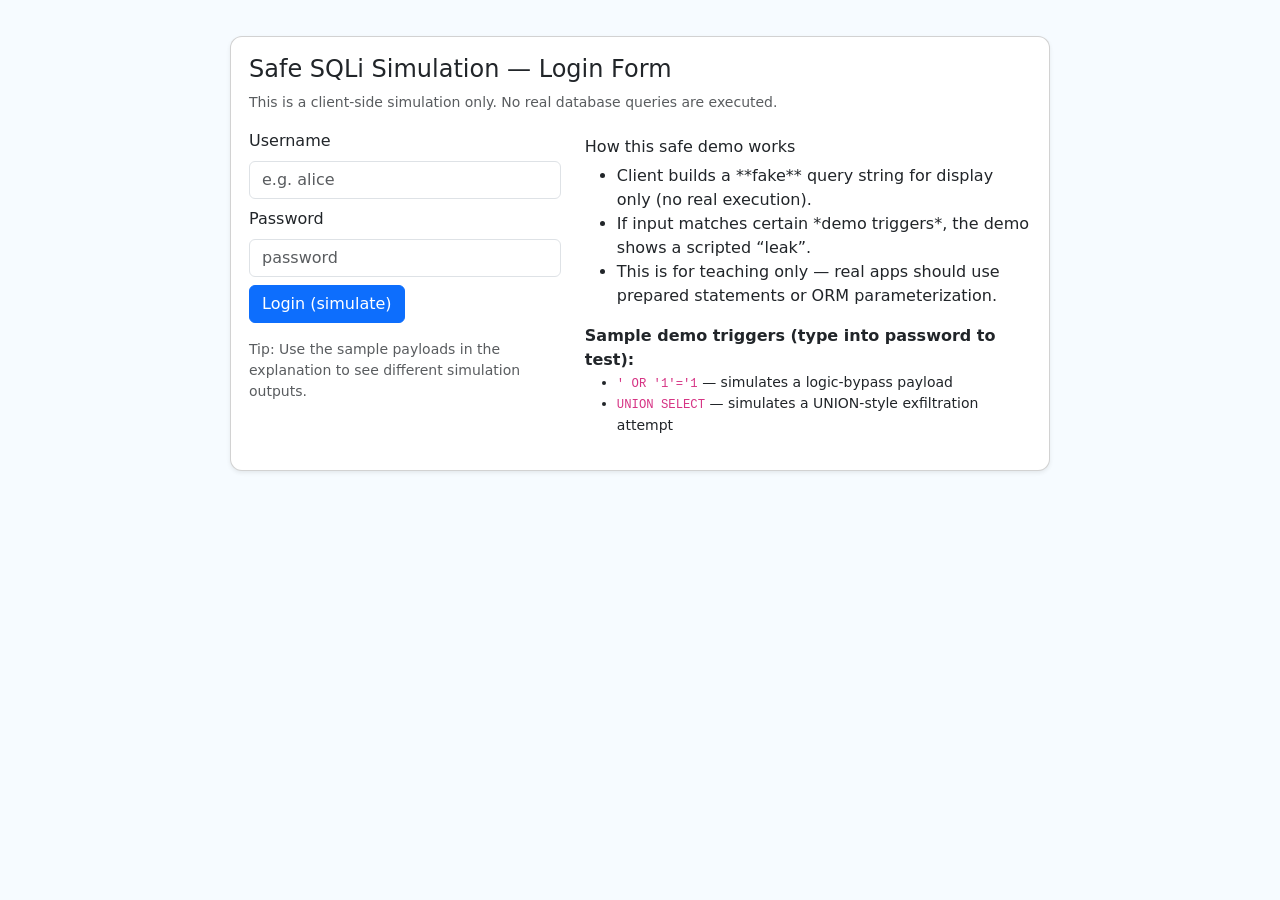
<file: sqlinjectionone.html>
<!doctype html>
<html lang="en">
<head>
  <meta charset="utf-8" />
  <meta name="viewport" content="width=device-width,initial-scale=1" />
  <title>Login — SQLi Simulation (Safe)</title>
  <link rel="icon" type="image/png" href="photos/headerlogo.png">
  <link href="https://cdn.jsdelivr.net/npm/bootstrap@5.3.2/dist/css/bootstrap.min.css" rel="stylesheet">
  <style>
    body { font-family: system-ui, Arial; padding:24px; background:#f6fbff; }
    .card { max-width:820px; margin:12px auto; padding:18px; border-radius:12px; }
    pre.sim { background:#0b1b24; color:#bfeefb; padding:12px; border-radius:8px; }
    .leak { background:#fff6f6; border-left:4px solid #ff6b6b; padding:10px; border-radius:6px; }
    .hint { color:#076; font-weight:600; }
  </style>
</head>
<body>
  <div class="card shadow-sm">
    <h4>Safe SQLi Simulation — Login Form</h4>
    <p class="small text-muted">This is a client-side simulation only. No real database queries are executed.</p>

    <div class="row">
      <div class="col-md-5">
        <form id="loginForm">
          <div class="mb-2">
            <label class="form-label">Username</label>
            <input id="username" class="form-control" placeholder="e.g. alice">
          </div>
          <div class="mb-2">
            <label class="form-label">Password</label>
            <input id="password" type="password" class="form-control" placeholder="password">
          </div>
          <button class="btn btn-primary" type="submit">Login (simulate)</button>
        </form>

        <div id="actionNotes" class="mt-3 small text-muted">
          Tip: Use the sample payloads in the explanation to see different simulation outputs.
        </div>
      </div>

      <div class="col-md-7">
        <div id="resultsArea" style="display:none;">
          <h6>Simulated DB query (what an insecure app *might* build)</h6>
          <pre id="simQuery" class="sim"></pre>

          <h6>Simulation steps</h6>
          <ol id="steps"></ol>

          <div id="leak" class="leak mt-2" style="display:none;">
            <strong>Simulated leaked data:</strong>
            <pre id="leakData"></pre>
            <div class="small text-muted">This is scripted demo output — not from a real database.</div>
          </div>

          <div class="mt-3">
            <strong>Explanation</strong>
            <p id="explain" class="small"></p>
          </div>
        </div>

        <div id="intro" class="mt-2">
          <h6>How this safe demo works</h6>
          <ul>
            <li>Client builds a **fake** query string for display only (no real execution).</li>
            <li>If input matches certain *demo triggers*, the demo shows a scripted “leak”.</li>
            <li>This is for teaching only — real apps should use prepared statements or ORM parameterization.</li>
          </ul>
          <div class="mt-2">
            <b>Sample demo triggers (type into password to test):</b>
            <ul class="small">
              <li><code>' OR '1'='1</code> — simulates a logic-bypass payload</li>
              <li><code>UNION SELECT</code> — simulates a UNION-style exfiltration attempt</li>
            </ul>
          </div>
        </div>
      </div>
    </div><!-- row -->
  </div><!-- card -->

<script>
  // Purely client-side simulation. No DB access.
  document.getElementById('loginForm').addEventListener('submit', (e) => {
    e.preventDefault();
    const u = (document.getElementById('username').value || '').trim();
    const p = (document.getElementById('password').value || '').trim();

    // Build a fake "vulnerable" query string for display only.
    // IMPORTANT: we do NOT execute this. It's for education/demonstration only.
    const fakeQuery = `SELECT * FROM users WHERE username = '${u}' AND password = '${p}';`;

    // Reset UI
    document.getElementById('resultsArea').style.display = 'block';
    document.getElementById('simQuery').textContent = fakeQuery;
    const steps = document.getElementById('steps'); steps.innerHTML = '';
    const explain = document.getElementById('explain');
    const leakBox = document.getElementById('leak'); leakBox.style.display = 'none';

    // Step: input added to query
    const addStep = (txt) => {
      const li = document.createElement('li'); li.textContent = txt; steps.appendChild(li);
    };

    addStep('Form input was concatenated into the SQL query (displayed above).');

    // Detect demo patterns and show scripted outputs
    const normalized = p.toLowerCase();
    if (normalized.includes("or '1'='1") || normalized.includes('or 1=1')) {
      addStep('Payload makes the WHERE clause always true — this would return many rows.');
      // fake leak
      document.getElementById('leakData').textContent =
`id | username | email
---+----------+-----------------
1  | admin    | admin@example.com
2  | alice    | alice@example.com`;
      leakBox.style.display = 'block';
      explain.textContent = 'This is a simulated logic bypass: concatenating user input into a query can let attackers change query logic. Use parameterized queries instead.';
      return;
    }

    if (normalized.includes('union select')) {
      addStep('Payload uses UNION to combine different result sets — it can pull columns from other tables.');
      document.getElementById('leakData').textContent =
`username | password_hash
---------+--------------------
admin    | $pbkdf2$...`;
      leakBox.style.display = 'block';
      explain.textContent = 'This simulates a UNION-based exfiltration attempt. In real systems, validate and parameterize inputs; enforce least privilege for DB users.';
      return;
    }

    // default (no attack): normal behavior
    addStep('No attack patterns detected. The query would normally return at most one row for correct credentials.');
    explain.textContent = 'No demo trigger found. This demonstrates normal login flow. Always use server-side prepared statements and never trust user input.';
  });
</script>
</body>
</html>
</file>
